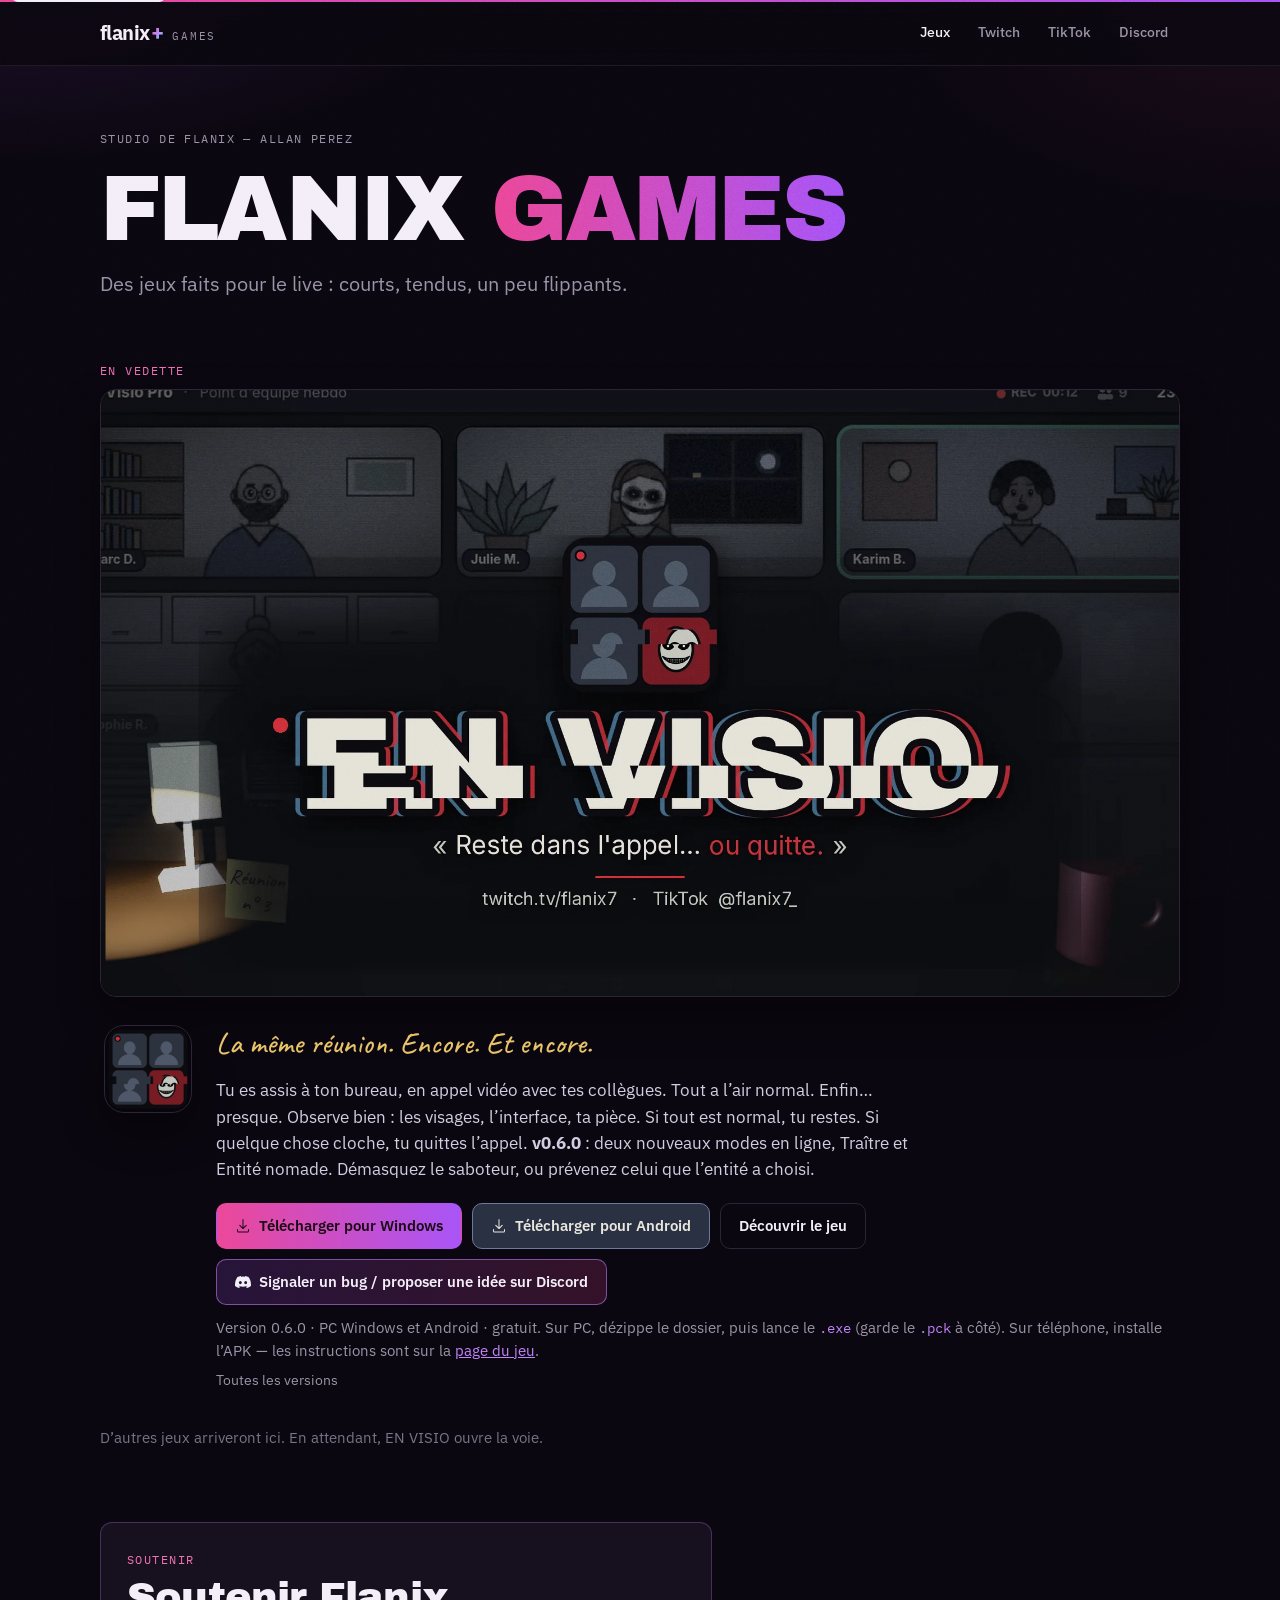
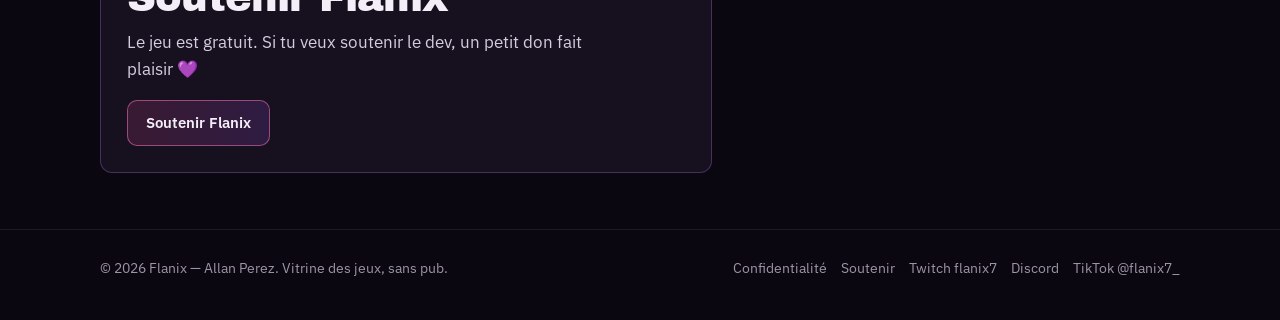
<file: index.html>
<!DOCTYPE html>
<html lang="fr" data-root=".">
<head>
  <meta charset="utf-8">
  <meta name="viewport" content="width=device-width, initial-scale=1">
  <title>Flanix Games — les jeux de Flanix</title>
  <meta name="description" content="Flanix Games, les jeux de Flanix (Allan Perez). EN VISIO : une horreur à anomalies dans une visio de nuit. Disponible sur PC Windows et Android.">
  <meta name="theme-color" content="#0b0710">
  <meta name="color-scheme" content="dark">
  <link rel="canonical" href="https://flanix7.github.io/">
  <meta property="og:title" content="Flanix Games — les jeux de Flanix">
  <meta property="og:description" content="Des jeux faits pour le live — courts, tendus, un peu flippants. Premier jeu : EN VISIO, disponible sur PC Windows et Android.">
  <meta property="og:type" content="website">
  <meta property="og:url" content="https://flanix7.github.io/">
  <meta property="og:image" content="https://flanix7.github.io/assets/img/en-visio/og.jpg">
  <meta property="og:locale" content="fr_FR">
  <meta name="twitter:card" content="summary_large_image">
  <link rel="icon" href="assets/img/ui/favicon.svg" type="image/svg+xml">
  <link rel="icon" href="assets/img/ui/favicon-32.png" sizes="32x32" type="image/png">
  <link rel="apple-touch-icon" href="assets/img/ui/apple-touch-icon.png">
  <link rel="preload" href="assets/fonts/archivo-black.woff2" as="font" type="font/woff2" crossorigin>
  <link rel="preload" href="assets/fonts/ibm-plex-sans.woff2" as="font" type="font/woff2" crossorigin>
  <link rel="preload" href="assets/fonts/caveat.woff2" as="font" type="font/woff2" crossorigin>
  <link rel="stylesheet" href="css/style.css">
</head>
<body>
  <a class="skip" href="#contenu">Aller au contenu</a>
  <header class="site-header">
    <div class="wrap nav">
      <a class="logo" href="index.html" aria-label="Flanix Games, accueil">
        <span class="logo-word">flanix</span><span class="logo-plus" aria-hidden="true">+</span>
        <span class="logo-games">Games</span>
      </a>
      <nav class="menu" aria-label="Navigation">
        <a href="#jeux">Jeux</a>
        <a class="ext" href="https://twitch.tv/flanix7" target="_blank" rel="noopener noreferrer">Twitch</a>
        <a class="ext" href="https://www.tiktok.com/@flanix7_" target="_blank" rel="noopener noreferrer">TikTok</a>
        <a class="ext" href="https://discord.gg/pwP6m9rb8t" target="_blank" rel="noopener noreferrer">Discord</a>
      </nav>
    </div>
  </header>

  <main id="contenu">
    <section class="hero">
      <div class="wrap">
        <p class="hero-kicker">Studio de Flanix — Allan Perez</p>
        <h1>Flanix <span class="games">Games</span></h1>
        <p class="tagline">Des jeux faits pour le live&nbsp;: courts, tendus, un peu flippants.</p>
      </div>
    </section>

    <section class="section featured-section" id="jeux">
      <div class="wrap">
        <p class="kicker">En vedette</p>
        <h2 class="visually-hidden">EN VISIO</h2>

        <article class="featured">
          <a class="featured-banner" href="jeux/en-visio.html">
            <img
              src="assets/img/en-visio/banner-960.webp"
              srcset="assets/img/en-visio/banner-960.webp 960w, assets/img/en-visio/banner.webp 1920w"
              sizes="(max-width: 720px) 100vw, 1080px"
              width="1920"
              height="1080"
              alt="Bannière d’EN VISIO : une visio de nuit, le logo grille glitch, et la phrase Reste dans l’appel… ou quitte.">
          </a>

          <div class="featured-body">
            <img class="featured-icon" src="assets/img/en-visio/icon.png" width="96" height="96" alt="">
            <div class="featured-text">
              <p class="hand featured-hand">La même réunion. Encore. Et encore.</p>
              <p class="featured-pitch">Tu es assis à ton bureau, en appel vidéo avec tes collègues. Tout a l’air normal. Enfin… presque. Observe bien&nbsp;: les visages, l’interface, ta pièce. Si tout est normal, tu restes. Si quelque chose cloche, tu quittes l’appel. <strong>v0.6.0</strong>&nbsp;: deux nouveaux modes en ligne, Traître et Entité nomade. Démasquez le saboteur, ou prévenez celui que l’entité a choisi.</p>
              <div class="hero-actions">
                <a class="btn btn-primary btn-dl" href="https://github.com/Flanix7/en-visio/releases/latest/download/EN_VISIO_Windows.zip" download="EN_VISIO_Windows.zip">
                  <svg width="16" height="16" viewBox="0 0 16 16" aria-hidden="true" fill="currentColor"><path d="M8.5 1.5a.5.5 0 0 0-1 0v7.8L5.15 7.05a.5.5 0 1 0-.7.7l3.2 3.2a.5.5 0 0 0 .7 0l3.2-3.2a.5.5 0 1 0-.7-.7L8.5 9.3V1.5ZM2.5 11a.5.5 0 0 0-.5.5V13a1.5 1.5 0 0 0 1.5 1.5h9A1.5 1.5 0 0 0 14 13v-1.5a.5.5 0 0 0-1 0V13a.5.5 0 0 1-.5.5h-9A.5.5 0 0 1 3 13v-1.5a.5.5 0 0 0-.5-.5Z"/></svg>
                  Télécharger pour Windows
                </a>
                <a class="btn btn-android btn-dl" href="https://github.com/Flanix7/en-visio/releases/latest/download/EN_VISIO_Android.apk" download="EN_VISIO_Android.apk">
                  <svg width="16" height="16" viewBox="0 0 16 16" aria-hidden="true" fill="currentColor"><path d="M8.5 1.5a.5.5 0 0 0-1 0v7.8L5.15 7.05a.5.5 0 1 0-.7.7l3.2 3.2a.5.5 0 0 0 .7 0l3.2-3.2a.5.5 0 1 0-.7-.7L8.5 9.3V1.5ZM2.5 11a.5.5 0 0 0-.5.5V13a1.5 1.5 0 0 0 1.5 1.5h9A1.5 1.5 0 0 0 14 13v-1.5a.5.5 0 0 0-1 0V13a.5.5 0 0 1-.5.5h-9A.5.5 0 0 1 3 13v-1.5a.5.5 0 0 0-.5-.5Z"/></svg>
                  Télécharger pour Android
                </a>
                <a class="btn btn-ghost" href="jeux/en-visio.html">Découvrir le jeu</a>
                <a class="btn btn-discord" href="https://discord.gg/pwP6m9rb8t" target="_blank" rel="noopener noreferrer">
                  <svg width="16" height="16" viewBox="0 0 24 24" aria-hidden="true" fill="currentColor"><path d="M20.317 4.37a19.791 19.791 0 0 0-4.885-1.515.074.074 0 0 0-.079.037c-.21.375-.444.864-.608 1.25a18.27 18.27 0 0 0-5.487 0 12.64 12.64 0 0 0-.617-1.25.077.077 0 0 0-.079-.037A19.736 19.736 0 0 0 3.677 4.37a.07.07 0 0 0-.032.027C.533 9.046-.32 13.58.099 18.057a.082.082 0 0 0 .031.057 19.9 19.9 0 0 0 5.993 3.03.078.078 0 0 0 .084-.028 14.09 14.09 0 0 0 1.226-1.994.076.076 0 0 0-.041-.106 13.107 13.107 0 0 1-1.872-.892.077.077 0 0 1-.008-.128 10.2 10.2 0 0 0 .372-.292.074.074 0 0 1 .077-.01c3.928 1.793 8.18 1.793 12.062 0a.074.074 0 0 1 .078.01c.12.098.246.198.373.292a.077.077 0 0 1-.006.127 12.299 12.299 0 0 1-1.873.892.077.077 0 0 0-.041.107c.36.698.772 1.362 1.225 1.993a.076.076 0 0 0 .084.028 19.839 19.839 0 0 0 6.002-3.03.077.077 0 0 0 .032-.054c.5-5.177-.838-9.674-3.549-13.66a.061.061 0 0 0-.031-.03zM8.02 15.33c-1.183 0-2.157-1.085-2.157-2.419 0-1.333.956-2.419 2.157-2.419 1.21 0 2.176 1.095 2.157 2.42 0 1.333-.956 2.418-2.157 2.418zm7.975 0c-1.183 0-2.157-1.085-2.157-2.419 0-1.333.955-2.419 2.157-2.419 1.21 0 2.176 1.095 2.157 2.42 0 1.333-.946 2.418-2.157 2.418z"/></svg>
                  Signaler un bug / proposer une idée sur Discord
                </a>
              </div>
              <p class="dl-note">Version 0.6.0 · PC Windows et Android · gratuit. Sur PC, dézippe le dossier, puis lance le <span class="mono-key">.exe</span> (garde le <span class="mono-key">.pck</span> à côté). Sur téléphone, installe l’APK — les instructions sont sur la <a href="jeux/en-visio.html#telecharger">page du jeu</a>.</p>
              <p class="dl-more"><a href="https://github.com/Flanix7/en-visio/releases" target="_blank" rel="noopener noreferrer">Toutes les versions</a></p>
            </div>
          </div>
        </article>

        <p class="coming-note">D’autres jeux arriveront ici. En attendant, EN VISIO ouvre la voie.</p>
      </div>
    </section>

    <section class="section support-section" id="soutenir">
      <div class="wrap">
        <div class="support-box">
          <p class="kicker">Soutenir</p>
          <h2>Soutenir Flanix</h2>
          <p class="support-text">Le jeu est gratuit. Si tu veux soutenir le dev, un petit don fait plaisir&nbsp;💜</p>
          <a class="btn btn-support" href="https://revolut.me/allanperez79" target="_blank" rel="noopener noreferrer">
            Soutenir Flanix
          </a>
        </div>
      </div>
    </section>
  </main>

  <footer class="site-footer">
    <div class="wrap footer-inner">
      <p>© 2026 Flanix — Allan Perez. Vitrine des jeux, sans pub.</p>
      <nav class="footer-links" aria-label="Réseaux">
        <a href="confidentialite.html">Confidentialité</a>
        <a href="#soutenir">Soutenir</a>
        <a href="https://twitch.tv/flanix7" target="_blank" rel="noopener noreferrer">Twitch flanix7</a>
        <a href="https://discord.gg/pwP6m9rb8t" target="_blank" rel="noopener noreferrer">Discord</a>
        <a href="https://www.tiktok.com/@flanix7_" target="_blank" rel="noopener noreferrer">TikTok @flanix7_</a>
      </nav>
    </div>
  </footer>
  <script src="js/main.js" defer></script>
  <script data-goatcounter="https://flanix7.goatcounter.com/count" async src="//gc.zgo.at/count.js"></script>
</body>
</html>
</file>
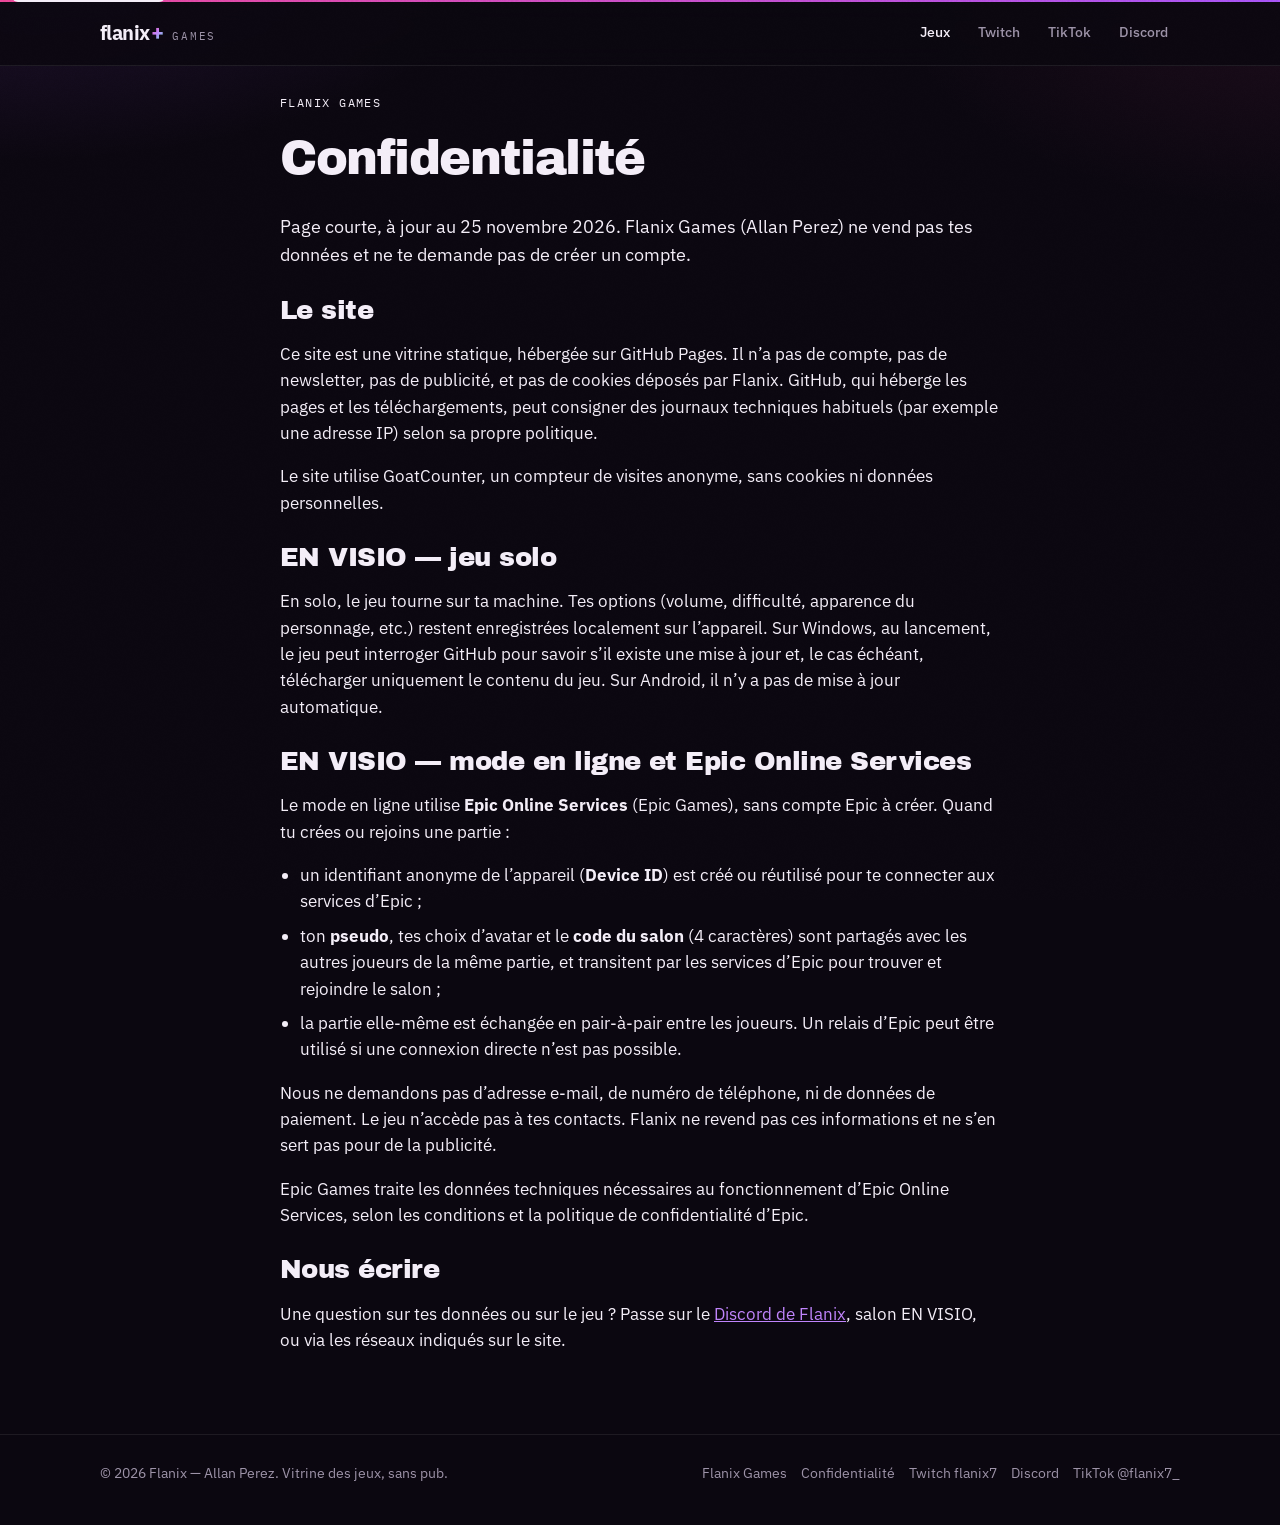
<file: confidentialite.html>
<!DOCTYPE html>
<html lang="fr" data-root=".">
<head>
  <meta charset="utf-8">
  <meta name="viewport" content="width=device-width, initial-scale=1">
  <title>Confidentialité — Flanix Games</title>
  <meta name="description" content="Politique de confidentialité de Flanix Games et d’EN VISIO, y compris l’usage d’Epic Online Services.">
  <meta name="theme-color" content="#0b0710">
  <meta name="color-scheme" content="dark">
  <link rel="canonical" href="https://flanix7.github.io/confidentialite.html">
  <meta property="og:title" content="Confidentialité — Flanix Games">
  <meta property="og:description" content="Ce que le site et EN VISIO collectent, et ce qu’ils ne collectent pas.">
  <meta property="og:type" content="website">
  <meta property="og:url" content="https://flanix7.github.io/confidentialite.html">
  <meta property="og:locale" content="fr_FR">
  <link rel="icon" href="assets/img/ui/favicon.svg" type="image/svg+xml">
  <link rel="icon" href="assets/img/ui/favicon-32.png" sizes="32x32" type="image/png">
  <link rel="apple-touch-icon" href="assets/img/ui/apple-touch-icon.png">
  <link rel="stylesheet" href="css/style.css">
</head>
<body>
  <a class="skip" href="#contenu">Aller au contenu</a>
  <header class="site-header">
    <div class="wrap nav">
      <a class="logo" href="index.html" aria-label="Flanix Games, accueil">
        <span class="logo-word">flanix</span><span class="logo-plus" aria-hidden="true">+</span>
        <span class="logo-games">Games</span>
      </a>
      <nav class="menu" aria-label="Navigation">
        <a href="index.html#jeux">Jeux</a>
        <a class="ext" href="https://twitch.tv/flanix7" target="_blank" rel="noopener noreferrer">Twitch</a>
        <a class="ext" href="https://www.tiktok.com/@flanix7_" target="_blank" rel="noopener noreferrer">TikTok</a>
        <a class="ext" href="https://discord.gg/pwP6m9rb8t" target="_blank" rel="noopener noreferrer">Discord</a>
      </nav>
    </div>
  </header>

  <main id="contenu">
    <article class="section legal">
      <div class="wrap legal-wrap">
        <p class="kicker">Flanix Games</p>
        <h1>Confidentialité</h1>
        <p class="legal-lead">Page courte, à jour au 25 novembre 2026. Flanix Games (Allan Perez) ne vend pas tes données et ne te demande pas de créer un compte.</p>

        <h2>Le site</h2>
        <p>Ce site est une vitrine statique, hébergée sur GitHub Pages. Il n’a pas de compte, pas de newsletter, pas de publicité, et pas de cookies déposés par Flanix. GitHub, qui héberge les pages et les téléchargements, peut consigner des journaux techniques habituels (par exemple une adresse IP) selon sa propre politique.</p>

        <p>Le site utilise GoatCounter, un compteur de visites anonyme, sans cookies ni données personnelles.</p>

        <h2>EN VISIO — jeu solo</h2>
        <p>En solo, le jeu tourne sur ta machine. Tes options (volume, difficulté, apparence du personnage, etc.) restent enregistrées localement sur l’appareil. Sur Windows, au lancement, le jeu peut interroger GitHub pour savoir s’il existe une mise à jour et, le cas échéant, télécharger uniquement le contenu du jeu. Sur Android, il n’y a pas de mise à jour automatique.</p>

        <h2>EN VISIO — mode en ligne et Epic Online Services</h2>
        <p>Le mode en ligne utilise <strong>Epic Online Services</strong> (Epic Games), sans compte Epic à créer. Quand tu crées ou rejoins une partie&nbsp;:</p>
        <ul>
          <li>un identifiant anonyme de l’appareil (<strong>Device ID</strong>) est créé ou réutilisé pour te connecter aux services d’Epic&nbsp;;</li>
          <li>ton <strong>pseudo</strong>, tes choix d’avatar et le <strong>code du salon</strong> (4 caractères) sont partagés avec les autres joueurs de la même partie, et transitent par les services d’Epic pour trouver et rejoindre le salon&nbsp;;</li>
          <li>la partie elle-même est échangée en pair-à-pair entre les joueurs. Un relais d’Epic peut être utilisé si une connexion directe n’est pas possible.</li>
        </ul>
        <p>Nous ne demandons pas d’adresse e-mail, de numéro de téléphone, ni de données de paiement. Le jeu n’accède pas à tes contacts. Flanix ne revend pas ces informations et ne s’en sert pas pour de la publicité.</p>
        <p>Epic Games traite les données techniques nécessaires au fonctionnement d’Epic Online Services, selon les conditions et la politique de confidentialité d’Epic.</p>

        <h2>Nous écrire</h2>
        <p>Une question sur tes données ou sur le jeu&nbsp;? Passe sur le <a href="https://discord.gg/pwP6m9rb8t" target="_blank" rel="noopener noreferrer">Discord de Flanix</a>, salon EN VISIO, ou via les réseaux indiqués sur le site.</p>
      </div>
    </article>
  </main>

  <footer class="site-footer">
    <div class="wrap footer-inner">
      <p>© 2026 Flanix — Allan Perez. Vitrine des jeux, sans pub.</p>
      <nav class="footer-links" aria-label="Réseaux">
        <a href="index.html">Flanix Games</a>
        <a href="confidentialite.html">Confidentialité</a>
        <a href="https://twitch.tv/flanix7" target="_blank" rel="noopener noreferrer">Twitch flanix7</a>
        <a href="https://discord.gg/pwP6m9rb8t" target="_blank" rel="noopener noreferrer">Discord</a>
        <a href="https://www.tiktok.com/@flanix7_" target="_blank" rel="noopener noreferrer">TikTok @flanix7_</a>
      </nav>
    </div>
  </footer>
  <script data-goatcounter="https://flanix7.goatcounter.com/count" async src="//gc.zgo.at/count.js"></script>
</body>
</html>
</file>
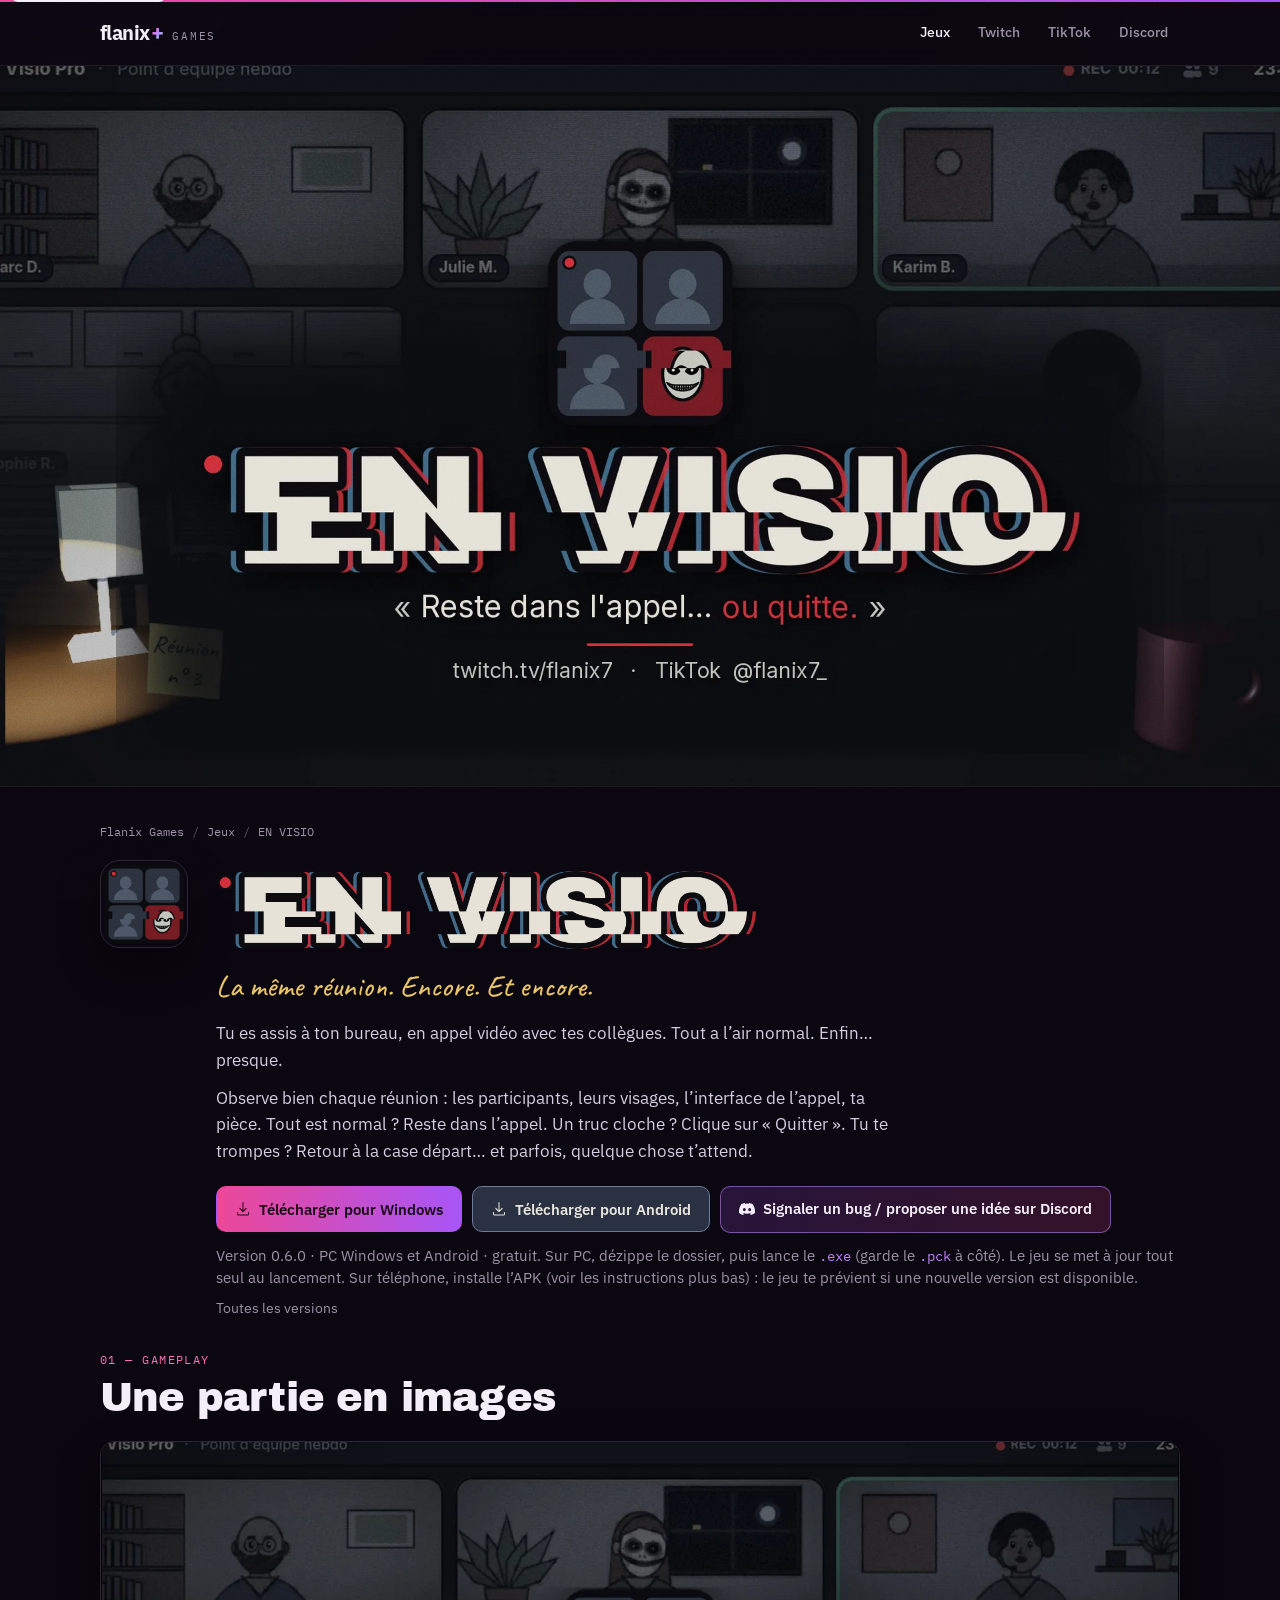
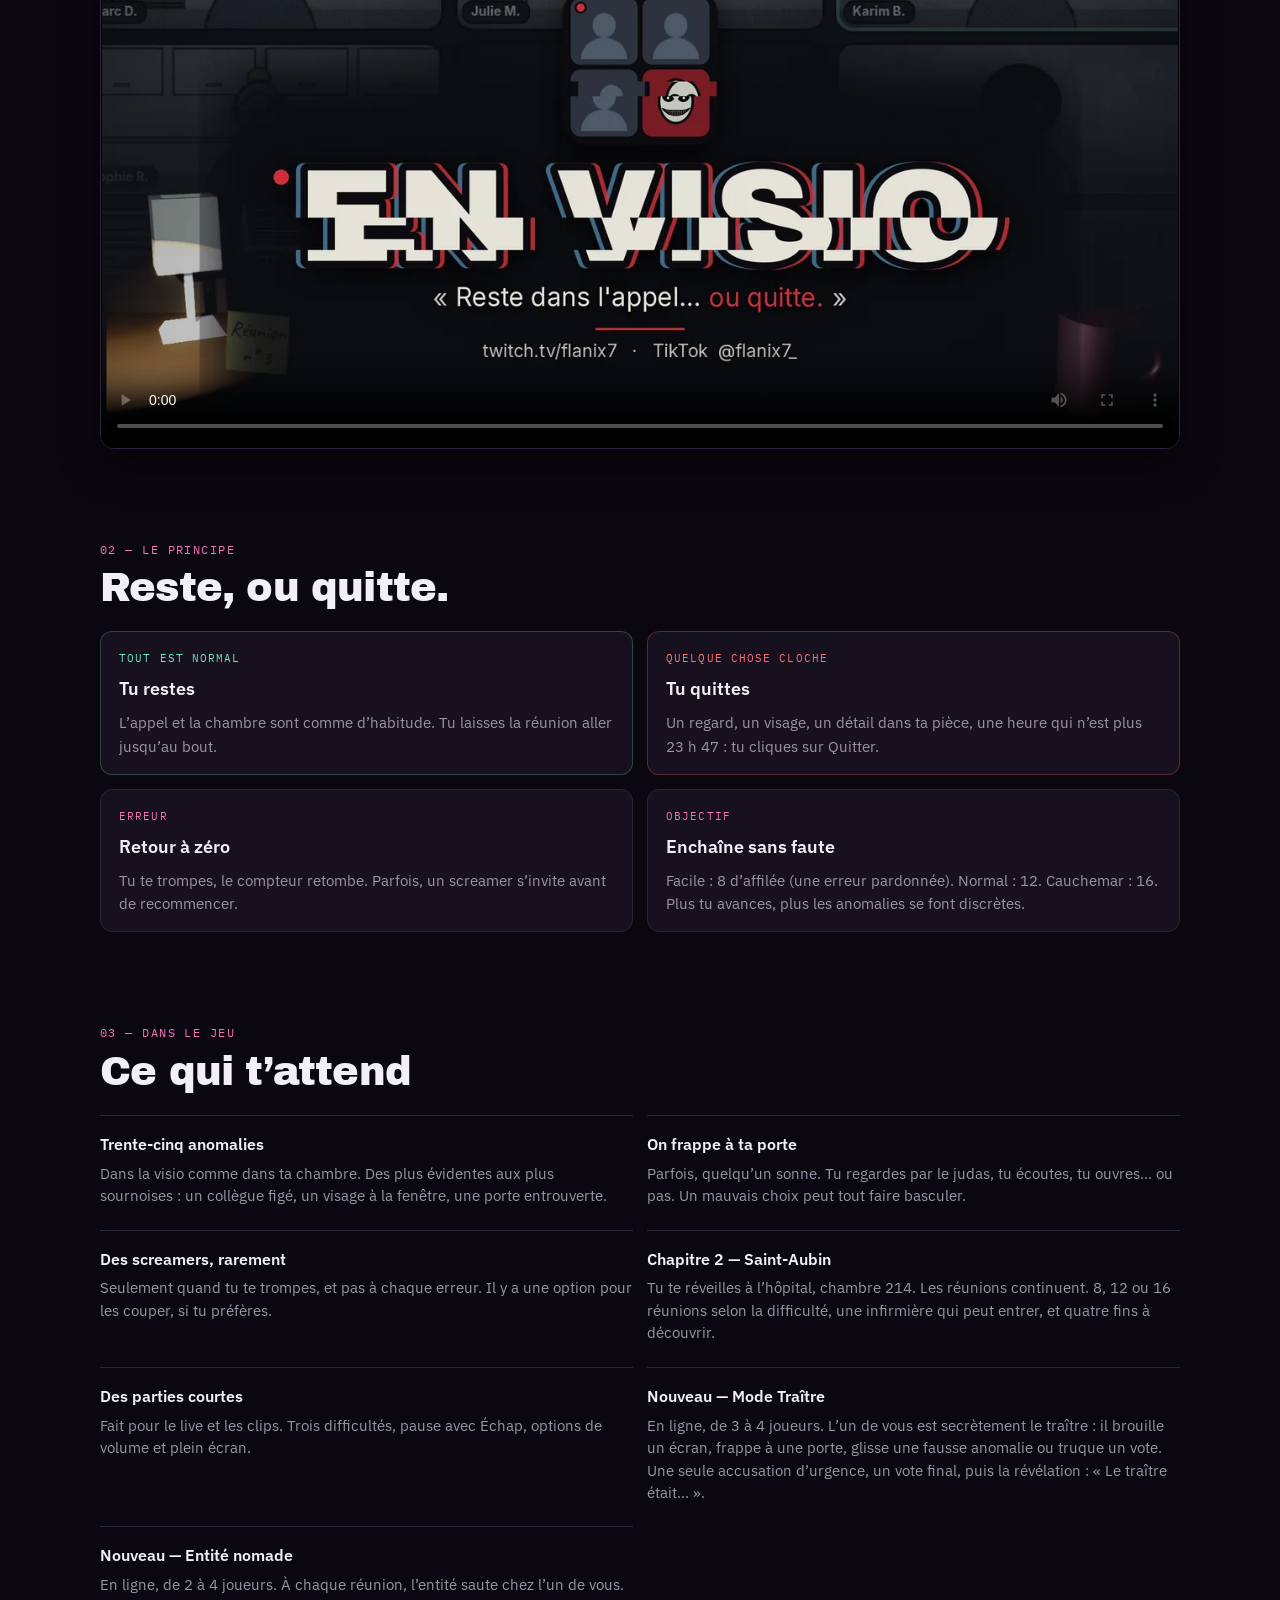
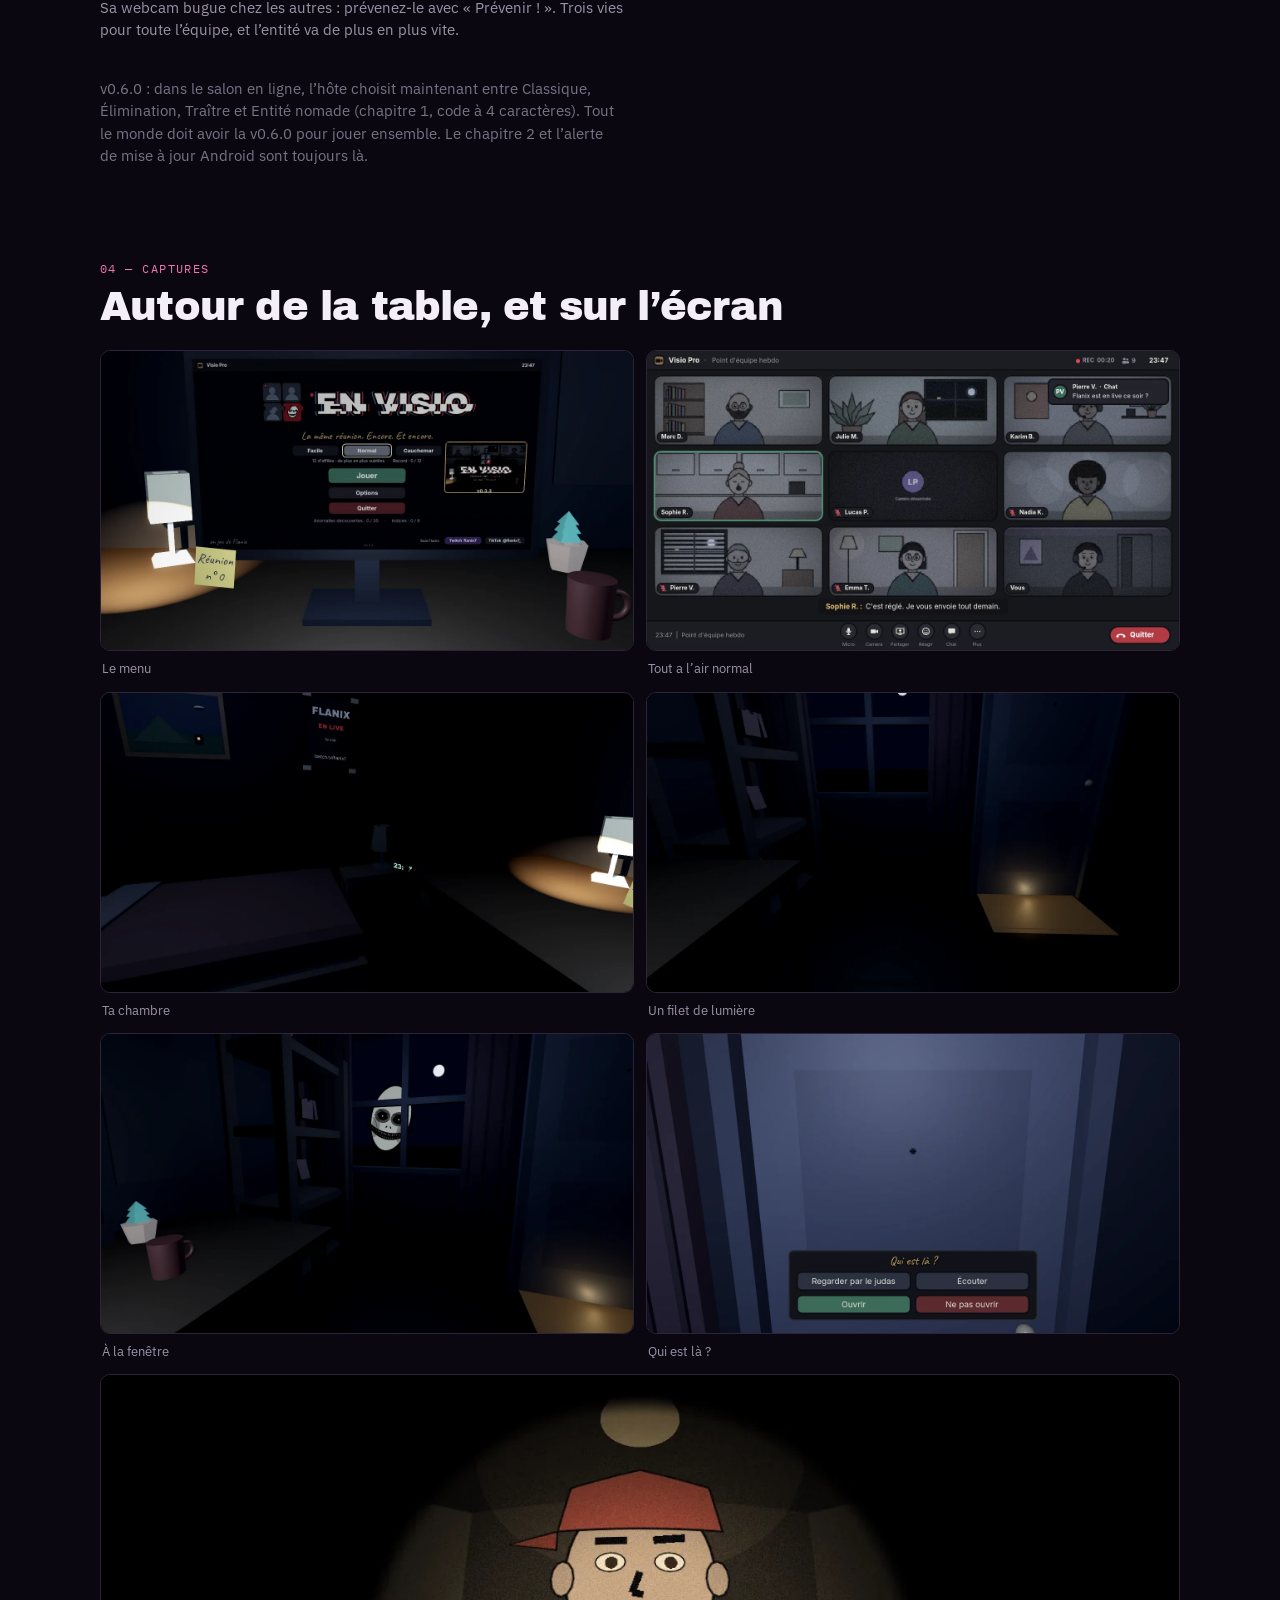
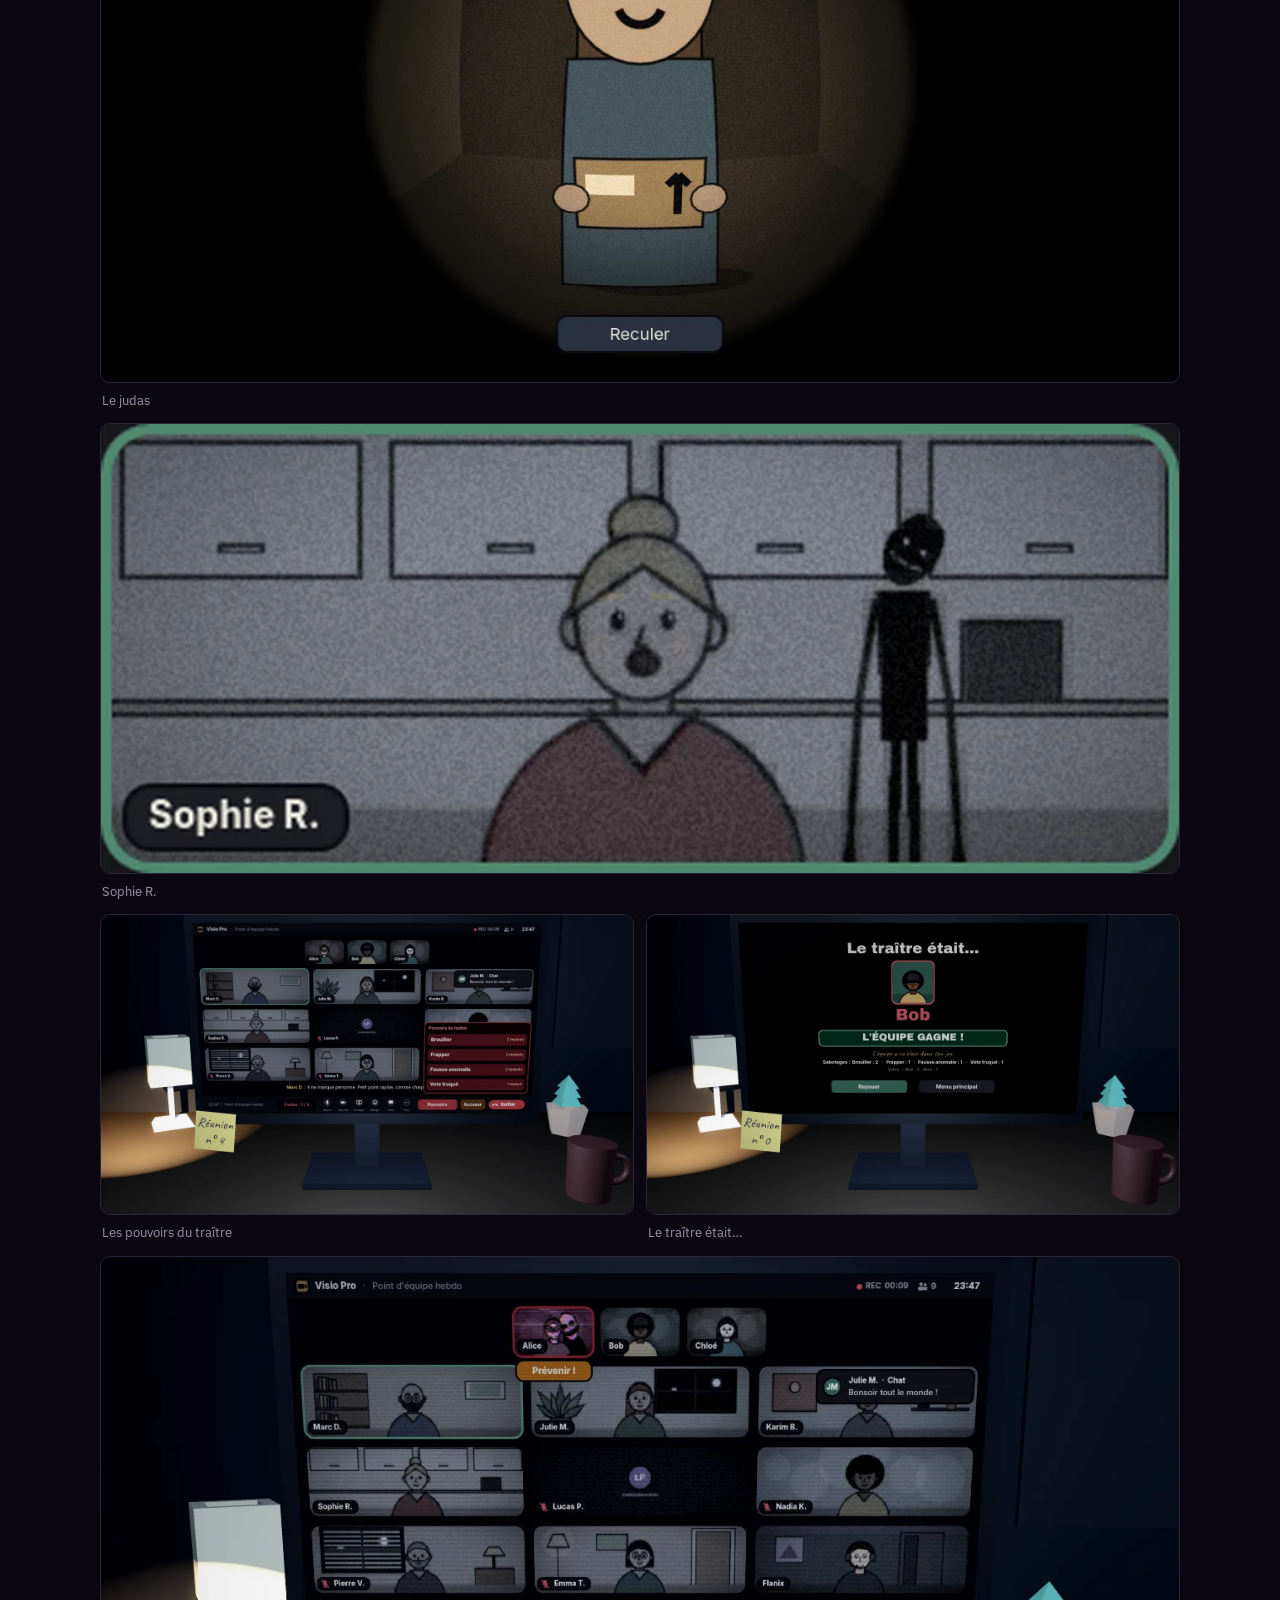
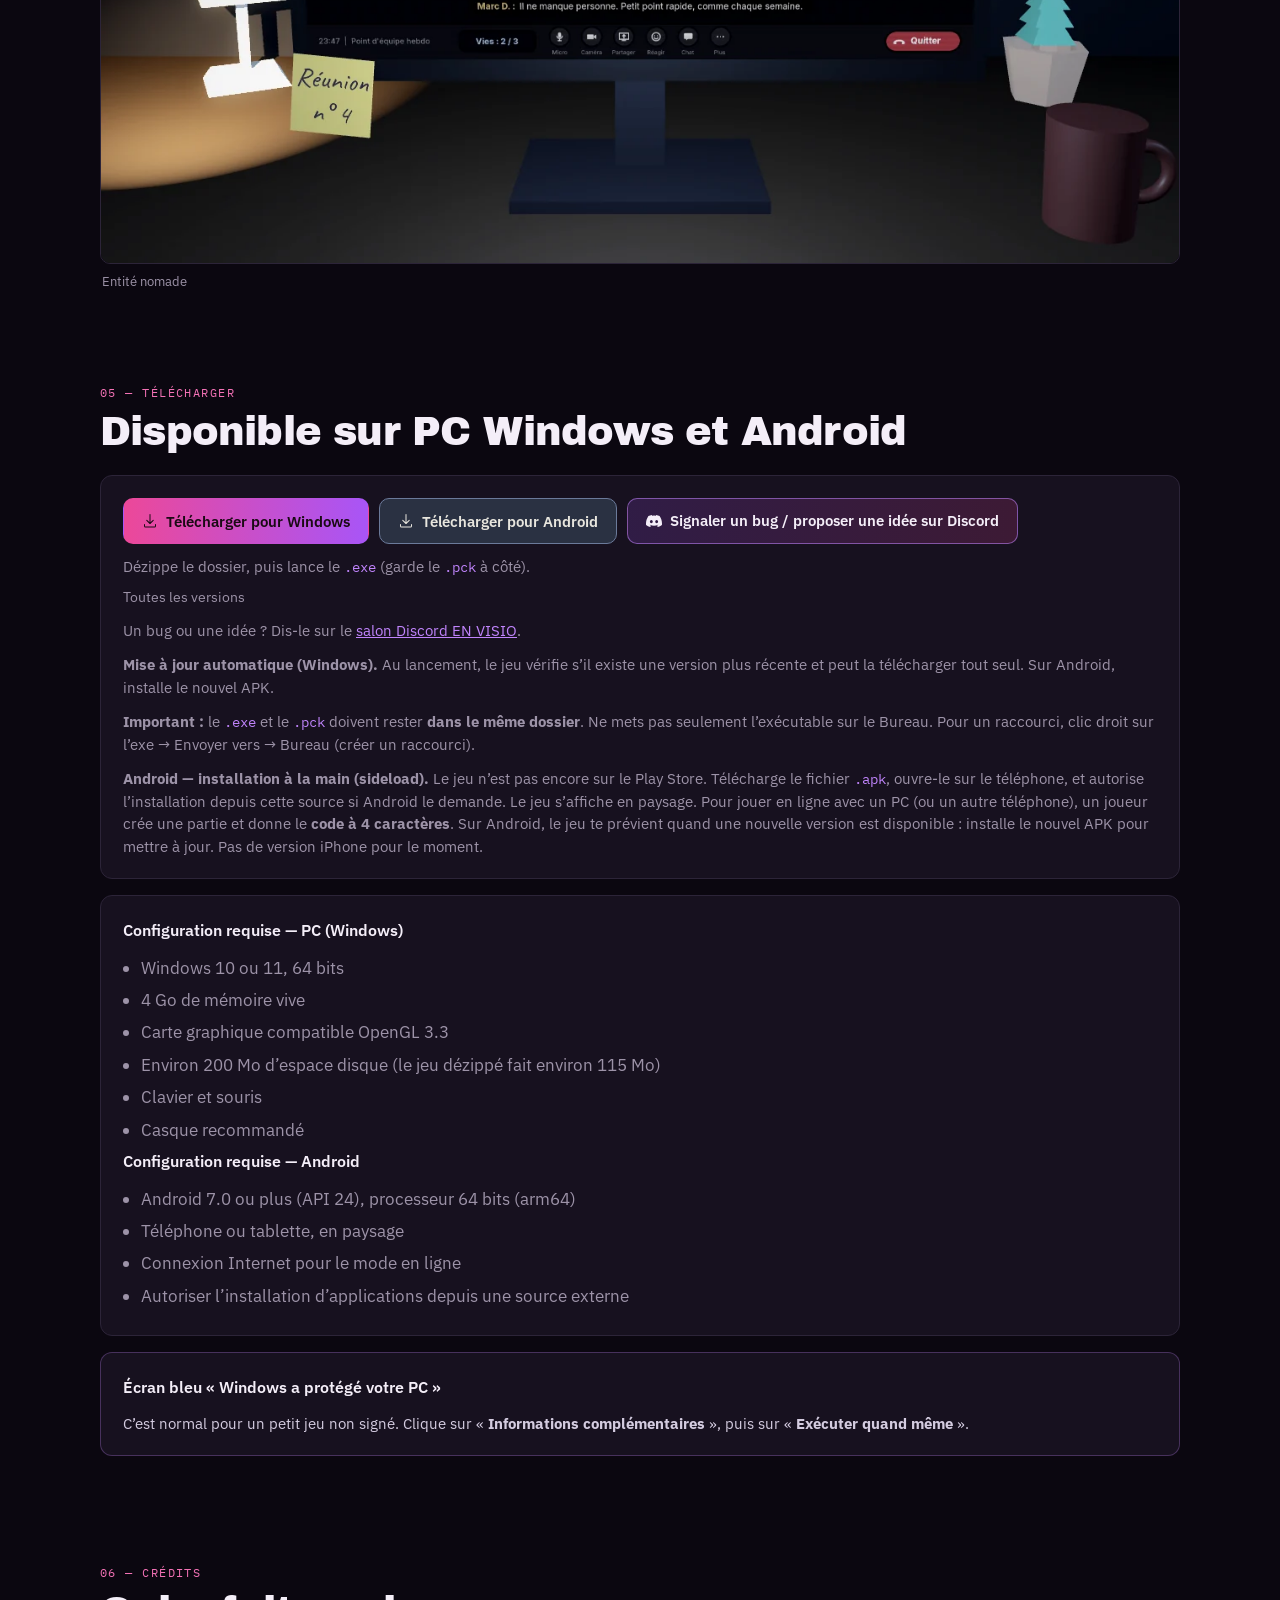
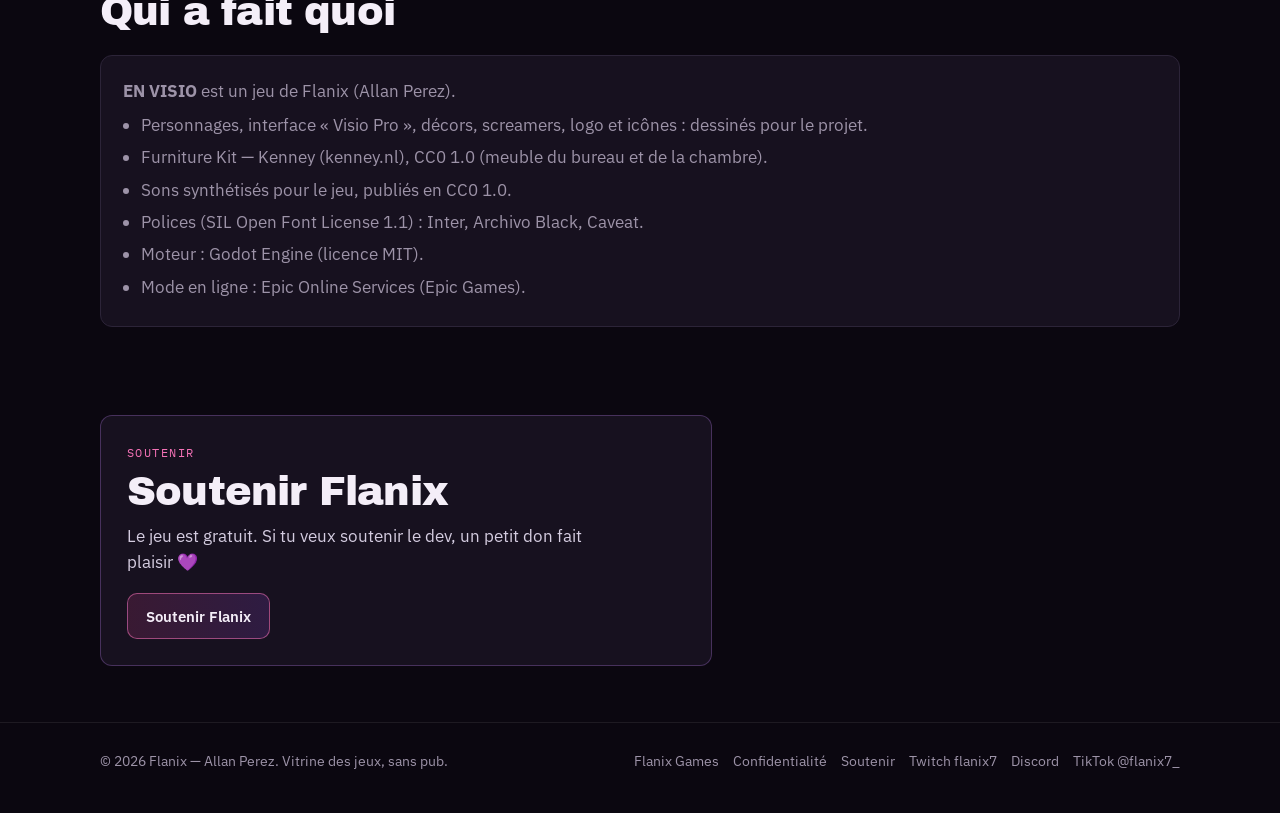
<file: jeux/en-visio.html>
<!DOCTYPE html>
<html lang="fr" data-root="..">
<head>
  <meta charset="utf-8">
  <meta name="viewport" content="width=device-width, initial-scale=1">
  <title>EN VISIO — Flanix Games</title>
  <meta name="description" content="EN VISIO v0.6.0, un jeu d’horreur à anomalies de Flanix. Deux chapitres et deux nouveaux modes en ligne : Traître et Entité nomade. Disponible sur PC Windows et Android.">
  <meta name="theme-color" content="#0b0710">
  <meta name="color-scheme" content="dark">
  <link rel="canonical" href="https://flanix7.github.io/jeux/en-visio.html">
  <meta property="og:title" content="EN VISIO — Flanix Games">
  <meta property="og:description" content="Tu es assis à ton bureau, en appel vidéo avec tes collègues. Tout a l’air normal. Enfin… presque. Un jeu d’horreur à anomalies, par Flanix.">
  <meta property="og:type" content="website">
  <meta property="og:url" content="https://flanix7.github.io/jeux/en-visio.html">
  <meta property="og:image" content="https://flanix7.github.io/assets/img/en-visio/og.jpg">
  <meta property="og:locale" content="fr_FR">
  <meta name="twitter:card" content="summary_large_image">
  <link rel="icon" href="../assets/img/en-visio/icon-32.png" sizes="32x32" type="image/png">
  <link rel="icon" href="../assets/img/ui/favicon.svg" type="image/svg+xml">
  <link rel="apple-touch-icon" href="../assets/img/en-visio/icon-180.png">
  <link rel="preload" href="../assets/fonts/archivo-black.woff2" as="font" type="font/woff2" crossorigin>
  <link rel="preload" href="../assets/fonts/ibm-plex-sans.woff2" as="font" type="font/woff2" crossorigin>
  <link rel="preload" href="../assets/fonts/caveat.woff2" as="font" type="font/woff2" crossorigin>
  <link rel="stylesheet" href="../css/style.css">
</head>
<body>
  <a class="skip" href="#contenu">Aller au contenu</a>
  <header class="site-header">
    <div class="wrap nav">
      <a class="logo" href="../index.html" aria-label="Flanix Games, accueil">
        <span class="logo-word">flanix</span><span class="logo-plus" aria-hidden="true">+</span>
        <span class="logo-games">Games</span>
      </a>
      <nav class="menu" aria-label="Navigation">
        <a href="../index.html#jeux">Jeux</a>
        <a class="ext" href="https://twitch.tv/flanix7" target="_blank" rel="noopener noreferrer">Twitch</a>
        <a class="ext" href="https://www.tiktok.com/@flanix7_" target="_blank" rel="noopener noreferrer">TikTok</a>
        <a class="ext" href="https://discord.gg/pwP6m9rb8t" target="_blank" rel="noopener noreferrer">Discord</a>
      </nav>
    </div>
  </header>

  <main id="contenu">
    <div class="banner-bleed">
      <img
        src="../assets/img/en-visio/banner-960.webp"
        srcset="../assets/img/en-visio/banner-960.webp 960w, ../assets/img/en-visio/banner.webp 1920w"
        sizes="100vw"
        width="1920"
        height="1080"
        alt="Bannière d’EN VISIO : une visio de nuit, le logo grille glitch, et la phrase Reste dans l’appel… ou quitte.">
    </div>

    <header class="game-hero wrap">
      <p class="crumb"><a href="../index.html">Flanix Games</a><span>/</span><a href="../index.html#jeux">Jeux</a><span>/</span>EN VISIO</p>
      <div class="game-hero-main">
        <div class="game-hero-icon">
          <img src="../assets/img/en-visio/icon.png" width="256" height="256" alt="Icône d’EN VISIO : une grille de visio, une case rouge avec un visage qui sourit trop.">
        </div>
        <div class="game-hero-text">
          <h1>
            <img class="wordmark" src="../assets/img/en-visio/envisio_logo_sombre.png" width="958" height="179" alt="EN VISIO">
          </h1>
          <p class="hand">La même réunion. Encore. Et encore.</p>
          <div class="pitch">
            <p>Tu es assis à ton bureau, en appel vidéo avec tes collègues. Tout a l’air normal. Enfin… presque.</p>
            <p>Observe bien chaque réunion&nbsp;: les participants, leurs visages, l’interface de l’appel, ta pièce. Tout est normal&nbsp;? Reste dans l’appel. Un truc cloche&nbsp;? Clique sur «&nbsp;Quitter&nbsp;». Tu te trompes&nbsp;? Retour à la case départ… et parfois, quelque chose t’attend.</p>
          </div>
          <div class="dl-row" id="telecharger-top">
            <a class="btn btn-primary btn-dl" href="https://github.com/Flanix7/en-visio/releases/latest/download/EN_VISIO_Windows.zip" download="EN_VISIO_Windows.zip">
              <svg width="16" height="16" viewBox="0 0 16 16" aria-hidden="true" fill="currentColor"><path d="M8.5 1.5a.5.5 0 0 0-1 0v7.8L5.15 7.05a.5.5 0 1 0-.7.7l3.2 3.2a.5.5 0 0 0 .7 0l3.2-3.2a.5.5 0 1 0-.7-.7L8.5 9.3V1.5ZM2.5 11a.5.5 0 0 0-.5.5V13a1.5 1.5 0 0 0 1.5 1.5h9A1.5 1.5 0 0 0 14 13v-1.5a.5.5 0 0 0-1 0V13a.5.5 0 0 1-.5.5h-9A.5.5 0 0 1 3 13v-1.5a.5.5 0 0 0-.5-.5Z"/></svg>
              Télécharger pour Windows
            </a>
            <a class="btn btn-android btn-dl" href="https://github.com/Flanix7/en-visio/releases/latest/download/EN_VISIO_Android.apk" download="EN_VISIO_Android.apk">
              <svg width="16" height="16" viewBox="0 0 16 16" aria-hidden="true" fill="currentColor"><path d="M8.5 1.5a.5.5 0 0 0-1 0v7.8L5.15 7.05a.5.5 0 1 0-.7.7l3.2 3.2a.5.5 0 0 0 .7 0l3.2-3.2a.5.5 0 1 0-.7-.7L8.5 9.3V1.5ZM2.5 11a.5.5 0 0 0-.5.5V13a1.5 1.5 0 0 0 1.5 1.5h9A1.5 1.5 0 0 0 14 13v-1.5a.5.5 0 0 0-1 0V13a.5.5 0 0 1-.5.5h-9A.5.5 0 0 1 3 13v-1.5a.5.5 0 0 0-.5-.5Z"/></svg>
              Télécharger pour Android
            </a>

                <a class="btn btn-discord" href="https://discord.gg/pwP6m9rb8t" target="_blank" rel="noopener noreferrer">
                  <svg width="16" height="16" viewBox="0 0 24 24" aria-hidden="true" fill="currentColor"><path d="M20.317 4.37a19.791 19.791 0 0 0-4.885-1.515.074.074 0 0 0-.079.037c-.21.375-.444.864-.608 1.25a18.27 18.27 0 0 0-5.487 0 12.64 12.64 0 0 0-.617-1.25.077.077 0 0 0-.079-.037A19.736 19.736 0 0 0 3.677 4.37a.07.07 0 0 0-.032.027C.533 9.046-.32 13.58.099 18.057a.082.082 0 0 0 .031.057 19.9 19.9 0 0 0 5.993 3.03.078.078 0 0 0 .084-.028 14.09 14.09 0 0 0 1.226-1.994.076.076 0 0 0-.041-.106 13.107 13.107 0 0 1-1.872-.892.077.077 0 0 1-.008-.128 10.2 10.2 0 0 0 .372-.292.074.074 0 0 1 .077-.01c3.928 1.793 8.18 1.793 12.062 0a.074.074 0 0 1 .078.01c.12.098.246.198.373.292a.077.077 0 0 1-.006.127 12.299 12.299 0 0 1-1.873.892.077.077 0 0 0-.041.107c.36.698.772 1.362 1.225 1.993a.076.076 0 0 0 .084.028 19.839 19.839 0 0 0 6.002-3.03.077.077 0 0 0 .032-.054c.5-5.177-.838-9.674-3.549-13.66a.061.061 0 0 0-.031-.03zM8.02 15.33c-1.183 0-2.157-1.085-2.157-2.419 0-1.333.956-2.419 2.157-2.419 1.21 0 2.176 1.095 2.157 2.42 0 1.333-.956 2.418-2.157 2.418zm7.975 0c-1.183 0-2.157-1.085-2.157-2.419 0-1.333.955-2.419 2.157-2.419 1.21 0 2.176 1.095 2.157 2.42 0 1.333-.946 2.418-2.157 2.418z"/></svg>
                  Signaler un bug / proposer une idée sur Discord
                </a>
          </div>
          <p class="dl-note">Version 0.6.0 · PC Windows et Android · gratuit. Sur PC, dézippe le dossier, puis lance le <span class="mono-key">.exe</span> (garde le <span class="mono-key">.pck</span> à côté). Le jeu se met à jour tout seul au lancement. Sur téléphone, installe l’APK (voir les instructions plus bas) : le jeu te prévient si une nouvelle version est disponible.</p>
          <p class="dl-more"><a href="https://github.com/Flanix7/en-visio/releases" target="_blank" rel="noopener noreferrer">Toutes les versions</a></p>
        </div>
      </div>
    </header>

    <section class="section video-block">
      <div class="wrap">
        <p class="kicker">01 — Gameplay</p>
        <h2>Une partie en images</h2>
        <div class="video-frame">
          <video
            controls
            playsinline
            preload="metadata"
            poster="../assets/img/en-visio/poster.webp"
            width="1280"
            height="720">
            <source src="../assets/video/EN_VISIO_gameplay.mp4" type="video/mp4">
            Ta vidéo ne peut pas être lue dans ce navigateur. Tu peux quand même <a href="https://github.com/Flanix7/en-visio/releases/latest/download/EN_VISIO_Windows.zip">télécharger le jeu pour Windows</a>.
          </video>
        </div>
      </div>
    </section>

    <section class="section">
      <div class="wrap">
        <p class="kicker">02 — Le principe</p>
        <h2>Reste, ou quitte.</h2>
        <div class="rules">
          <article class="rule stay">
            <p class="n">Tout est normal</p>
            <h3>Tu restes</h3>
            <p>L’appel et la chambre sont comme d’habitude. Tu laisses la réunion aller jusqu’au bout.</p>
          </article>
          <article class="rule leave">
            <p class="n">Quelque chose cloche</p>
            <h3>Tu quittes</h3>
            <p>Un regard, un visage, un détail dans ta pièce, une heure qui n’est plus 23&nbsp;h&nbsp;47&nbsp;: tu cliques sur Quitter.</p>
          </article>
          <article class="rule">
            <p class="n">Erreur</p>
            <h3>Retour à zéro</h3>
            <p>Tu te trompes, le compteur retombe. Parfois, un screamer s’invite avant de recommencer.</p>
          </article>
          <article class="rule">
            <p class="n">Objectif</p>
            <h3>Enchaîne sans faute</h3>
            <p>Facile&nbsp;: 8 d’affilée (une erreur pardonnée). Normal&nbsp;: 12. Cauchemar&nbsp;: 16. Plus tu avances, plus les anomalies se font discrètes.</p>
          </article>
        </div>
      </div>
    </section>

    <section class="section">
      <div class="wrap">
        <p class="kicker">03 — Dans le jeu</p>
        <h2>Ce qui t’attend</h2>
        <div class="features">
          <article class="feature">
            <h3>Trente-cinq anomalies</h3>
            <p>Dans la visio comme dans ta chambre. Des plus évidentes aux plus sournoises&nbsp;: un collègue figé, un visage à la fenêtre, une porte entrouverte.</p>
          </article>
          <article class="feature">
            <h3>On frappe à ta porte</h3>
            <p>Parfois, quelqu’un sonne. Tu regardes par le judas, tu écoutes, tu ouvres… ou pas. Un mauvais choix peut tout faire basculer.</p>
          </article>
          <article class="feature">
            <h3>Des screamers, rarement</h3>
            <p>Seulement quand tu te trompes, et pas à chaque erreur. Il y a une option pour les couper, si tu préfères.</p>
          </article>
          <article class="feature">
            <h3>Chapitre 2 — Saint-Aubin</h3>
            <p>Tu te réveilles à l’hôpital, chambre 214. Les réunions continuent. 8, 12 ou 16 réunions selon la difficulté, une infirmière qui peut entrer, et quatre fins à découvrir.</p>
          </article>
          <article class="feature">
            <h3>Des parties courtes</h3>
            <p>Fait pour le live et les clips. Trois difficultés, pause avec Échap, options de volume et plein écran.</p>
          </article>
          <article class="feature">
            <h3>Nouveau — Mode Traître</h3>
            <p>En ligne, de 3 à 4 joueurs. L’un de vous est secrètement le traître&nbsp;: il brouille un écran, frappe à une porte, glisse une fausse anomalie ou truque un vote. Une seule accusation d’urgence, un vote final, puis la révélation&nbsp;: «&nbsp;Le traître était…&nbsp;».</p>
          </article>
          <article class="feature">
            <h3>Nouveau — Entité nomade</h3>
            <p>En ligne, de 2 à 4 joueurs. À chaque réunion, l’entité saute chez l’un de vous. Sa webcam bugue chez les autres&nbsp;: prévenez-le avec «&nbsp;Prévenir&nbsp;!&nbsp;». Trois vies pour toute l’équipe, et l’entité va de plus en plus vite.</p>
          </article>
        </div>
        <p class="coming-note">v0.6.0&nbsp;: dans le salon en ligne, l’hôte choisit maintenant entre Classique, Élimination, Traître et Entité nomade (chapitre 1, code à 4 caractères). Tout le monde doit avoir la v0.6.0 pour jouer ensemble. Le chapitre 2 et l’alerte de mise à jour Android sont toujours là.</p>
      </div>
    </section>

    <section class="section">
      <div class="wrap">
        <p class="kicker">04 — Captures</p>
        <h2>Autour de la table, et sur l’écran</h2>
        <div class="shots">
          <figure>
            <a href="../assets/img/en-visio/01_menu.webp" data-lightbox data-caption="Le menu, avec le logo EN VISIO et la bannière de la v0.3.3.">
              <img src="../assets/img/en-visio/01_menu.webp" width="1280" height="720" alt="Menu principal d’EN VISIO, affiché sur l’écran du bureau, avec le logo grille glitch et la bannière du jeu">
            </a>
            <figcaption>Le menu</figcaption>
          </figure>
          <figure>
            <a href="../assets/img/en-visio/02_appel.webp" data-lightbox data-caption="La réunion a l’air normale. Pour l’instant.">
              <img src="../assets/img/en-visio/02_appel.webp" width="1280" height="720" alt="Une visio d’équipe apparemment normale, neuf cases, 23 h 47">
            </a>
            <figcaption>Tout a l’air normal</figcaption>
          </figure>
          <figure>
            <a href="../assets/img/en-visio/03_chambre.webp" data-lightbox data-caption="Ta chambre, 23 h 47. Le poster dit que Flanix est en live ce soir.">
              <img src="../assets/img/en-visio/03_chambre.webp" width="1280" height="720" alt="La chambre plongée dans la nuit, un lit, un réveil à 23 h 47, un poster Flanix en live">
            </a>
            <figcaption>Ta chambre</figcaption>
          </figure>
          <figure>
            <a href="../assets/img/en-visio/04_porte.webp" data-lightbox data-caption="Un filet de lumière sous la porte. Quelqu’un est là ?">
              <img src="../assets/img/en-visio/04_porte.webp" width="1280" height="720" alt="Une porte de chambre, un rectangle de lumière au sol, la pièce est sombre">
            </a>
            <figcaption>Un filet de lumière</figcaption>
          </figure>
          <figure>
            <a href="../assets/img/en-visio/05_fenetre.webp" data-lightbox data-caption="À la fenêtre, quelqu’un te regarde.">
              <img src="../assets/img/en-visio/05_fenetre.webp" width="1280" height="720" alt="Un visage pâle au sourire trop large apparaît derrière la fenêtre, sous la lune">
            </a>
            <figcaption>À la fenêtre</figcaption>
          </figure>
          <figure>
            <a href="../assets/img/en-visio/07_qui_est_la.webp" data-lightbox data-caption="On frappe. Tu regardes par le judas, tu écoutes, tu ouvres… ou pas.">
              <img src="../assets/img/en-visio/07_qui_est_la.webp" width="1280" height="720" alt="Devant la porte, le choix : regarder par le judas, écouter, ouvrir ou ne pas ouvrir">
            </a>
            <figcaption>Qui est là&nbsp;?</figcaption>
          </figure>
          <figure class="shots-span">
            <a href="../assets/img/en-visio/08_judas.webp" data-lightbox data-caption="Derrière le judas, un livreur. Ou quelqu’un qui lui ressemble.">
              <img src="../assets/img/en-visio/08_judas.webp" width="1280" height="720" alt="Vue par le judas : un livreur souriant tient un colis, bouton Reculer en bas">
            </a>
            <figcaption>Le judas</figcaption>
          </figure>
          <figure class="shots-span">
            <a href="../assets/img/en-visio/06_sophie.webp" data-lightbox data-caption="Sophie R. — et la chose derrière elle.">
              <img src="../assets/img/en-visio/06_sophie.webp" width="816" height="340" alt="Gros plan de la case de Sophie : une silhouette noire se tient derrière elle">
            </a>
            <figcaption>Sophie R.</figcaption>
          </figure>
          <figure>
            <a href="../assets/img/en-visio/11_pouvoirs.webp" data-lightbox data-caption="Mode Traître : les pouvoirs secrets du traître, avec leurs usages restants.">
              <img src="../assets/img/en-visio/11_pouvoirs.webp" width="1280" height="720" loading="lazy" alt="Mode Traître : panneau Pouvoirs du traître avec Brouiller, Frapper, Fausse anomalie et Vote truqué, compteur Fautes 1 sur 3">
            </a>
            <figcaption>Les pouvoirs du traître</figcaption>
          </figure>
          <figure>
            <a href="../assets/img/en-visio/09_traitre.webp" data-lightbox data-caption="La révélation : le traître était Bob. Ses sabotages s’affichent.">
              <img src="../assets/img/en-visio/09_traitre.webp" width="1280" height="720" loading="lazy" alt="Écran de fin du Mode Traître : Le traître était… Bob, L’équipe gagne, avec le détail des sabotages">
            </a>
            <figcaption>Le traître était…</figcaption>
          </figure>
          <figure class="shots-span">
            <a href="../assets/img/en-visio/10_entite_nomade.webp" data-lightbox data-caption="Entité nomade : la webcam d’Alice bugue. Les autres peuvent la prévenir.">
              <img src="../assets/img/en-visio/10_entite_nomade.webp" width="1280" height="720" loading="lazy" alt="Mode Entité nomade : la case d’Alice est déformée en rouge, un bouton Prévenir en dessous, compteur Vies 2 sur 3">
            </a>
            <figcaption>Entité nomade</figcaption>
          </figure>
        </div>
      </div>
    </section>

    <section class="section" id="telecharger">
      <div class="wrap">
        <p class="kicker">05 — Télécharger</p>
        <h2>Disponible sur PC Windows et Android</h2>

        <div class="download-box">
          <div class="dl-row">
            <a class="btn btn-primary btn-dl" href="https://github.com/Flanix7/en-visio/releases/latest/download/EN_VISIO_Windows.zip" download="EN_VISIO_Windows.zip">
              <svg width="16" height="16" viewBox="0 0 16 16" aria-hidden="true" fill="currentColor"><path d="M8.5 1.5a.5.5 0 0 0-1 0v7.8L5.15 7.05a.5.5 0 1 0-.7.7l3.2 3.2a.5.5 0 0 0 .7 0l3.2-3.2a.5.5 0 1 0-.7-.7L8.5 9.3V1.5ZM2.5 11a.5.5 0 0 0-.5.5V13a1.5 1.5 0 0 0 1.5 1.5h9A1.5 1.5 0 0 0 14 13v-1.5a.5.5 0 0 0-1 0V13a.5.5 0 0 1-.5.5h-9A.5.5 0 0 1 3 13v-1.5a.5.5 0 0 0-.5-.5Z"/></svg>
              Télécharger pour Windows
            </a>
            <a class="btn btn-android btn-dl" href="https://github.com/Flanix7/en-visio/releases/latest/download/EN_VISIO_Android.apk" download="EN_VISIO_Android.apk">
              <svg width="16" height="16" viewBox="0 0 16 16" aria-hidden="true" fill="currentColor"><path d="M8.5 1.5a.5.5 0 0 0-1 0v7.8L5.15 7.05a.5.5 0 1 0-.7.7l3.2 3.2a.5.5 0 0 0 .7 0l3.2-3.2a.5.5 0 1 0-.7-.7L8.5 9.3V1.5ZM2.5 11a.5.5 0 0 0-.5.5V13a1.5 1.5 0 0 0 1.5 1.5h9A1.5 1.5 0 0 0 14 13v-1.5a.5.5 0 0 0-1 0V13a.5.5 0 0 1-.5.5h-9A.5.5 0 0 1 3 13v-1.5a.5.5 0 0 0-.5-.5Z"/></svg>
              Télécharger pour Android
            </a>

                <a class="btn btn-discord" href="https://discord.gg/pwP6m9rb8t" target="_blank" rel="noopener noreferrer">
                  <svg width="16" height="16" viewBox="0 0 24 24" aria-hidden="true" fill="currentColor"><path d="M20.317 4.37a19.791 19.791 0 0 0-4.885-1.515.074.074 0 0 0-.079.037c-.21.375-.444.864-.608 1.25a18.27 18.27 0 0 0-5.487 0 12.64 12.64 0 0 0-.617-1.25.077.077 0 0 0-.079-.037A19.736 19.736 0 0 0 3.677 4.37a.07.07 0 0 0-.032.027C.533 9.046-.32 13.58.099 18.057a.082.082 0 0 0 .031.057 19.9 19.9 0 0 0 5.993 3.03.078.078 0 0 0 .084-.028 14.09 14.09 0 0 0 1.226-1.994.076.076 0 0 0-.041-.106 13.107 13.107 0 0 1-1.872-.892.077.077 0 0 1-.008-.128 10.2 10.2 0 0 0 .372-.292.074.074 0 0 1 .077-.01c3.928 1.793 8.18 1.793 12.062 0a.074.074 0 0 1 .078.01c.12.098.246.198.373.292a.077.077 0 0 1-.006.127 12.299 12.299 0 0 1-1.873.892.077.077 0 0 0-.041.107c.36.698.772 1.362 1.225 1.993a.076.076 0 0 0 .084.028 19.839 19.839 0 0 0 6.002-3.03.077.077 0 0 0 .032-.054c.5-5.177-.838-9.674-3.549-13.66a.061.061 0 0 0-.031-.03zM8.02 15.33c-1.183 0-2.157-1.085-2.157-2.419 0-1.333.956-2.419 2.157-2.419 1.21 0 2.176 1.095 2.157 2.42 0 1.333-.956 2.418-2.157 2.418zm7.975 0c-1.183 0-2.157-1.085-2.157-2.419 0-1.333.955-2.419 2.157-2.419 1.21 0 2.176 1.095 2.157 2.42 0 1.333-.946 2.418-2.157 2.418z"/></svg>
                  Signaler un bug / proposer une idée sur Discord
                </a>
          </div>
          <p class="dl-note">Dézippe le dossier, puis lance le <span class="mono-key">.exe</span> (garde le <span class="mono-key">.pck</span> à côté).</p>
          <p class="dl-more"><a href="https://github.com/Flanix7/en-visio/releases" target="_blank" rel="noopener noreferrer">Toutes les versions</a></p>
          <p class="dl-note">Un bug ou une idée&nbsp;? Dis-le sur le <a href="https://discord.gg/pwP6m9rb8t" target="_blank" rel="noopener noreferrer">salon Discord EN VISIO</a>.</p>
          <p class="dl-note"><strong>Mise à jour automatique (Windows).</strong> Au lancement, le jeu vérifie s’il existe une version plus récente et peut la télécharger tout seul. Sur Android, installe le nouvel APK.</p>
          <p class="dl-note"><strong>Important :</strong> le <span class="mono-key">.exe</span> et le <span class="mono-key">.pck</span> doivent rester <strong>dans le même dossier</strong>. Ne mets pas seulement l’exécutable sur le Bureau. Pour un raccourci, clic droit sur l’exe → Envoyer vers → Bureau (créer un raccourci).</p>
          <p class="dl-note"><strong>Android — installation à la main (sideload).</strong> Le jeu n’est pas encore sur le Play Store. Télécharge le fichier <span class="mono-key">.apk</span>, ouvre-le sur le téléphone, et autorise l’installation depuis cette source si Android le demande. Le jeu s’affiche en paysage. Pour jouer en ligne avec un PC (ou un autre téléphone), un joueur crée une partie et donne le <strong>code à 4 caractères</strong>. Sur Android, le jeu te prévient quand une nouvelle version est disponible&nbsp;: installe le nouvel APK pour mettre à jour. Pas de version iPhone pour le moment.</p>
        </div>

        <div class="reqs">
          <h3>Configuration requise — PC (Windows)</h3>
          <ul>
            <li>Windows 10 ou 11, 64 bits</li>
            <li>4&nbsp;Go de mémoire vive</li>
            <li>Carte graphique compatible OpenGL 3.3</li>
            <li>Environ 200&nbsp;Mo d’espace disque (le jeu dézippé fait environ 115&nbsp;Mo)</li>
            <li>Clavier et souris</li>
            <li>Casque recommandé</li>
          </ul>
          <h3>Configuration requise — Android</h3>
          <ul>
            <li>Android 7.0 ou plus (API 24), processeur 64 bits (arm64)</li>
            <li>Téléphone ou tablette, en paysage</li>
            <li>Connexion Internet pour le mode en ligne</li>
            <li>Autoriser l’installation d’applications depuis une source externe</li>
          </ul>
        </div>

        <aside class="tip">
          <h3>Écran bleu «&nbsp;Windows a protégé votre PC&nbsp;»</h3>
          <p>C’est normal pour un petit jeu non signé. Clique sur «&nbsp;<strong>Informations complémentaires</strong>&nbsp;», puis sur «&nbsp;<strong>Exécuter quand même</strong>&nbsp;».</p>
        </aside>
      </div>
    </section>

    <section class="section">
      <div class="wrap">
        <p class="kicker">06 — Crédits</p>
        <h2>Qui a fait quoi</h2>
        <div class="credits-box">
          <p><strong>EN VISIO</strong> est un jeu de Flanix (Allan Perez).</p>
          <ul>
            <li>Personnages, interface «&nbsp;Visio Pro&nbsp;», décors, screamers, logo et icônes&nbsp;: dessinés pour le projet.</li>
            <li>Furniture Kit — Kenney (kenney.nl), CC0 1.0 (meuble du bureau et de la chambre).</li>
            <li>Sons synthétisés pour le jeu, publiés en CC0 1.0.</li>
            <li>Polices (SIL Open Font License 1.1)&nbsp;: Inter, Archivo Black, Caveat.</li>
            <li>Moteur&nbsp;: Godot Engine (licence MIT).</li>
            <li>Mode en ligne&nbsp;: Epic Online Services (Epic Games).</li>
          </ul>
        </div>
      </div>
    </section>

    <section class="section support-section" id="soutenir">
      <div class="wrap">
        <div class="support-box">
          <p class="kicker">Soutenir</p>
          <h2>Soutenir Flanix</h2>
          <p class="support-text">Le jeu est gratuit. Si tu veux soutenir le dev, un petit don fait plaisir&nbsp;💜</p>
          <a class="btn btn-support" href="https://revolut.me/allanperez79" target="_blank" rel="noopener noreferrer">
            Soutenir Flanix
          </a>
        </div>
      </div>
    </section>
  </main>

  <footer class="site-footer">
    <div class="wrap footer-inner">
      <p>© 2026 Flanix — Allan Perez. Vitrine des jeux, sans pub.</p>
      <nav class="footer-links" aria-label="Réseaux">
        <a href="../index.html">Flanix Games</a>
        <a href="../confidentialite.html">Confidentialité</a>
        <a href="#soutenir">Soutenir</a>
        <a href="https://twitch.tv/flanix7" target="_blank" rel="noopener noreferrer">Twitch flanix7</a>
        <a href="https://discord.gg/pwP6m9rb8t" target="_blank" rel="noopener noreferrer">Discord</a>
        <a href="https://www.tiktok.com/@flanix7_" target="_blank" rel="noopener noreferrer">TikTok @flanix7_</a>
      </nav>
    </div>
  </footer>
  <script src="../js/main.js" defer></script>
  <script data-goatcounter="https://flanix7.goatcounter.com/count" async src="//gc.zgo.at/count.js"></script>
</body>
</html>
</file>
<file: css/style.css>
/* Flanix Games — vitrine statique
   Polices auto-hébergées (OFL). Ajouter un jeu : voir README.md et data/games.json */

@font-face {
  font-family: "Archivo Black";
  src: url("../assets/fonts/archivo-black.woff2") format("woff2");
  font-weight: 400;
  font-style: normal;
  font-display: swap;
}
@font-face {
  font-family: "IBM Plex Sans";
  src: url("../assets/fonts/ibm-plex-sans.woff2") format("woff2-variations");
  font-weight: 100 700;
  font-stretch: 75% 100%;
  font-style: normal;
  font-display: swap;
}
@font-face {
  font-family: "IBM Plex Sans";
  src: url("../assets/fonts/ibm-plex-sans-italic.woff2") format("woff2-variations");
  font-weight: 100 700;
  font-stretch: 75% 100%;
  font-style: italic;
  font-display: swap;
}
@font-face {
  font-family: "Caveat";
  src: url("../assets/fonts/caveat.woff2") format("woff2-variations");
  font-weight: 100 700;
  font-style: normal;
  font-display: swap;
}
@font-face {
  font-family: "IBM Plex Mono";
  src: url("../assets/fonts/ibm-plex-mono.woff2") format("woff2");
  font-weight: 400;
  font-style: normal;
  font-display: swap;
}

:root {
  --bg: #0b0710;
  --bg-2: #110b16;
  --card: #17111f;
  --card-2: #1c1526;
  --line: #2c2438;
  --line-2: rgba(255, 255, 255, 0.08);
  --text: #f4eef8;
  --muted: #9d93a8;
  --muted-2: #7a7286;
  --purple: #c084fc;
  --purple-2: #a855f7;
  --pink: #f472b6;
  --pink-hot: #ec4899;
  --cyan: #5eead4;
  --danger: #f87171;
  --ok: #6ee7b7;
  --grad: linear-gradient(90deg, #ec4899 0%, #a855f7 100%);
  --plus: linear-gradient(135deg, #ff4d9a 0%, #c084fc 52%, #5eead4 100%);
  --shadow: 0 18px 40px rgba(0, 0, 0, 0.45);
  --radius: 12px;
  --max: 1080px;
  --nav-h: 66px;
  --font: "IBM Plex Sans", "Segoe UI", sans-serif;
  --display: "Archivo Black", "Arial Black", sans-serif;
  --mono: "IBM Plex Mono", ui-monospace, monospace;
  --hand: "Caveat", "Segoe Script", cursive;
}

*, *::before, *::after { box-sizing: border-box; }
html { scroll-behavior: smooth; }
@media (prefers-reduced-motion: reduce) {
  html { scroll-behavior: auto; }
  *, *::before, *::after {
    animation-duration: 0.01ms !important;
    animation-iteration-count: 1 !important;
    transition-duration: 0.01ms !important;
  }
}

body {
  margin: 0;
  background: var(--bg);
  color: var(--text);
  font-family: var(--font);
  font-size: 17px;
  line-height: 1.55;
  font-weight: 400;
  min-height: 100vh;
  -webkit-font-smoothing: antialiased;
}

/* Ambiance : halo violet/rose + grain, sans « orbes » flous partout */
body::before {
  content: "";
  position: fixed;
  inset: 0;
  pointer-events: none;
  z-index: -1;
  background:
    radial-gradient(900px 420px at 0% -10%, rgba(168, 85, 247, 0.16), transparent 60%),
    radial-gradient(700px 380px at 100% 0%, rgba(236, 72, 153, 0.08), transparent 55%),
    var(--bg);
}
body::after {
  content: "";
  position: fixed;
  inset: 0;
  pointer-events: none;
  z-index: 200;
  opacity: 0.045;
  background-image: url("../assets/img/ui/noise.png");
  background-size: 160px 160px;
  mix-blend-mode: overlay;
}

img, video { max-width: 100%; height: auto; display: block; }
a { color: var(--purple); }
a:hover { color: var(--pink); }

.skip {
  position: absolute;
  left: 12px;
  top: -40px;
  z-index: 300;
  background: var(--text);
  color: var(--bg);
  padding: 8px 12px;
  border-radius: 6px;
  font-weight: 600;
  text-decoration: none;
}
.skip:focus { top: 12px; }

.wrap {
  width: min(var(--max), calc(100% - 40px));
  margin-inline: auto;
}

/* ——— Nav ——— */
.site-header {
  position: sticky;
  top: 0;
  z-index: 50;
  height: var(--nav-h);
  border-bottom: 1px solid var(--line-2);
  background: rgba(11, 7, 16, 0.86);
  backdrop-filter: blur(12px);
}
.site-header::before {
  content: "";
  position: absolute;
  left: 0; right: 0; top: 0;
  height: 2px;
  background: var(--grad);
}
.nav {
  height: var(--nav-h);
  display: flex;
  align-items: center;
  justify-content: space-between;
  gap: 16px;
}
.logo {
  display: flex;
  align-items: baseline;
  gap: 8px;
  text-decoration: none;
  color: var(--text);
  line-height: 1;
}
.logo:hover { color: var(--text); }
.logo-word {
  font-family: var(--font);
  font-weight: 700;
  font-size: 20px;
  letter-spacing: -0.03em;
}
.logo-plus {
  background: var(--plus);
  -webkit-background-clip: text;
  background-clip: text;
  color: transparent;
  font-weight: 700;
  font-size: 22px;
  margin-left: -6px;
  line-height: 0.8;
}
.logo-games {
  font-family: var(--mono);
  font-size: 11px;
  letter-spacing: 0.16em;
  text-transform: uppercase;
  color: var(--muted);
  font-weight: 400;
}
.menu {
  display: flex;
  align-items: center;
  gap: 4px;
}
.menu a {
  color: var(--text);
  text-decoration: none;
  font-size: 14px;
  font-weight: 500;
  padding: 8px 12px;
  border-radius: 999px;
}
.menu a:hover { background: rgba(255, 255, 255, 0.06); color: var(--text); }
.menu a.ext { color: var(--muted); }
.menu a.ext:hover { color: var(--text); }

/* ——— Hero accueil ——— */
.hero {
  padding: 64px 0 28px;
}
.hero-kicker {
  font-family: var(--mono);
  font-size: 12px;
  letter-spacing: 0.12em;
  text-transform: uppercase;
  color: var(--muted);
  margin: 0 0 18px;
}
.hero h1 {
  font-family: var(--display);
  font-weight: 400;
  font-size: clamp(48px, 9vw, 92px);
  line-height: 0.92;
  letter-spacing: -0.03em;
  margin: 0 0 18px;
  text-transform: uppercase;
}
.hero h1 .games {
  background: var(--grad);
  -webkit-background-clip: text;
  background-clip: text;
  color: transparent;
}
.tagline {
  margin: 0 0 28px;
  max-width: 28em;
  color: var(--muted);
  font-size: clamp(17px, 2vw, 20px);
  font-weight: 400;
  line-height: 1.45;
}
.hero-actions {
  display: flex;
  flex-wrap: wrap;
  gap: 10px;
  margin-bottom: 8px;
}

.btn {
  display: inline-flex;
  align-items: center;
  justify-content: center;
  gap: 8px;
  text-decoration: none;
  font-weight: 600;
  font-size: 15px;
  line-height: 1;
  padding: 13px 18px;
  border-radius: 10px;
  border: 1px solid transparent;
  cursor: pointer;
  color: var(--text);
  min-height: 46px;
}
.btn-primary {
  background: var(--grad);
  color: #1a0a14;
  border-color: transparent;
}
.btn-primary:hover { filter: brightness(1.08); color: #1a0a14; }
.btn-ghost {
  background: transparent;
  border-color: var(--line);
  color: var(--text);
}
.btn-ghost:hover { background: rgba(255, 255, 255, 0.05); color: var(--text); }
.btn-dl {
  min-width: 200px;
  position: relative;
}
.btn .badge {
  font-family: var(--mono);
  font-size: 10px;
  letter-spacing: 0.06em;
  text-transform: uppercase;
  font-weight: 400;
  background: rgba(0, 0, 0, 0.28);
  color: inherit;
  padding: 3px 6px;
  border-radius: 999px;
}
.btn-primary .badge { background: rgba(26, 10, 20, 0.2); }
.btn svg { flex: 0 0 auto; }

/* ——— Sections ——— */
.section { padding: 28px 0 64px; }
.kicker {
  font-family: var(--mono);
  font-size: 12px;
  letter-spacing: 0.12em;
  text-transform: uppercase;
  color: var(--pink);
  margin: 0 0 8px;
}
.section h2, .block-title {
  font-family: var(--display);
  font-weight: 400;
  font-size: clamp(28px, 4vw, 40px);
  letter-spacing: -0.02em;
  line-height: 1.05;
  margin: 0 0 22px;
}

/* ——— Grille de jeux ——— */
.games-grid {
  display: grid;
  grid-template-columns: repeat(auto-fit, minmax(280px, 1fr));
  gap: 20px;
  align-items: stretch;
}
.game-card {
  display: flex;
  flex-direction: column;
  height: 100%;
  background: var(--card);
  border: 1px solid var(--line);
  border-radius: var(--radius);
  overflow: hidden;
  text-decoration: none;
  color: inherit;
  transition: border-color 0.15s ease, transform 0.15s ease;
}
a.game-card:hover,
a.game-card:focus-visible {
  border-color: rgba(192, 132, 252, 0.55);
  transform: translateY(-2px);
  color: inherit;
}
.game-card-media {
  position: relative;
  aspect-ratio: 16 / 9;
  background: #08060c;
  overflow: hidden;
}
.game-card-media img {
  width: 100%;
  height: 100%;
  object-fit: cover;
}
.game-card-status {
  position: absolute;
  top: 10px;
  left: 10px;
  font-family: var(--mono);
  font-size: 10px;
  letter-spacing: 0.08em;
  text-transform: uppercase;
  background: rgba(11, 7, 16, 0.82);
  color: var(--pink);
  border: 1px solid rgba(244, 114, 182, 0.4);
  padding: 4px 8px;
  border-radius: 999px;
}
.game-card-body { padding: 16px 16px 18px; }
.game-card h3 {
  font-family: var(--display);
  font-weight: 400;
  font-size: 22px;
  letter-spacing: 0.01em;
  margin: 0 0 6px;
}
.game-card p {
  margin: 0 0 12px;
  color: var(--muted);
  font-size: 14.5px;
  line-height: 1.45;
}
.tags {
  display: flex;
  flex-wrap: wrap;
  gap: 6px;
  margin: 0;
  padding: 0;
  list-style: none;
}
.tags li {
  font-family: var(--mono);
  font-size: 11px;
  color: var(--muted);
  border: 1px solid var(--line);
  padding: 3px 8px;
  border-radius: 999px;
}

.game-card--soon {
  justify-content: flex-start;
  align-items: flex-start;
  padding: 28px 20px;
  border-style: dashed;
  background: transparent;
  color: var(--muted);
}
.game-card--soon strong {
  display: block;
  font-family: var(--display);
  font-weight: 400;
  font-size: 20px;
  color: var(--muted);
  margin: 8px 0 6px;
}
.game-card--soon p { margin: 0; }

/* ——— Page jeu ——— */
.crumb {
  font-family: var(--mono);
  font-size: 12px;
  color: var(--muted);
  margin: 0 0 18px;
  grid-column: 1 / -1;
}
.crumb a { color: var(--muted); text-decoration: none; }
.crumb a:hover { color: var(--text); }
.crumb span { opacity: 0.5; margin: 0 8px; }

.game-hero {
  padding: 36px 0 20px;
}
.game-hero-main {
  display: grid;
  grid-template-columns: auto 1fr;
  gap: 8px 28px;
  align-items: start;
}
.game-hero-icon {
  width: 88px;
  height: 88px;
  border-radius: 20px;
  overflow: hidden;
  border: 1px solid var(--line);
  box-shadow: var(--shadow);
}
.game-hero-icon img { width: 100%; height: 100%; object-fit: cover; }
.game-hero-text { min-width: 0; }
.game-hero h1 {
  font-family: var(--display);
  font-weight: 400;
  font-size: clamp(40px, 7vw, 72px);
  letter-spacing: -0.02em;
  line-height: 0.95;
  margin: 0 0 6px;
  text-transform: uppercase;
}
.hand {
  font-family: var(--hand);
  font-weight: 500;
  font-size: clamp(22px, 3vw, 30px);
  color: #e8c36a;
  margin: 0 0 16px;
  line-height: 1.2;
}
.pitch {
  margin: 0 0 22px;
  max-width: 40em;
  color: #d4cce0;
}
.pitch p { margin: 0 0 0.7em; }
.pitch p:last-child { margin-bottom: 0; }
.dl-row {
  display: flex;
  flex-wrap: wrap;
  gap: 10px;
  align-items: center;
}
.dl-note, .iphone-note, .itch-note {
  margin: 12px 0 0;
  color: var(--muted);
  font-size: 14.5px;
}
.dl-more {
  margin: 8px 0 0;
  font-size: 13.5px;
}
.dl-more a { color: var(--muted); text-decoration: none; }
.dl-more a:hover { color: var(--text); }
.iphone-note { color: var(--muted-2); font-size: 13.5px; }

.video-block { padding-top: 12px; }
.video-frame {
  position: relative;
  border-radius: 14px;
  overflow: hidden;
  border: 1px solid var(--line);
  background: #000;
  box-shadow: var(--shadow);
  aspect-ratio: 16 / 9;
}
.video-frame video {
  width: 100%;
  height: 100%;
  object-fit: contain;
  background: #000;
}

/* Principe */
.rules {
  display: grid;
  grid-template-columns: 1fr 1fr;
  gap: 14px;
}
.rule {
  background: var(--card);
  border: 1px solid var(--line);
  border-radius: var(--radius);
  padding: 18px 18px 16px;
}
.rule .n {
  font-family: var(--mono);
  font-size: 11px;
  letter-spacing: 0.1em;
  text-transform: uppercase;
  color: var(--pink);
  margin: 0 0 8px;
}
.rule h3 {
  margin: 0 0 8px;
  font-size: 18px;
  font-weight: 600;
}
.rule p { margin: 0; color: var(--muted); font-size: 15px; }
.rule.stay { border-color: rgba(110, 231, 183, 0.25); }
.rule.leave { border-color: rgba(248, 113, 113, 0.28); }
.rule.stay .n { color: var(--ok); }
.rule.leave .n { color: var(--danger); }

.features {
  display: grid;
  grid-template-columns: 1fr 1fr;
  gap: 14px;
}
.feature {
  padding: 4px 0 8px;
  border-top: 1px solid var(--line);
}
.feature h3 {
  margin: 12px 0 6px;
  font-size: 16px;
  font-weight: 600;
}
.feature p { margin: 0; color: var(--muted); font-size: 14.5px; }

/* Galerie */
.shots {
  display: grid;
  grid-template-columns: 1fr 1fr;
  gap: 12px;
}
.shots figure {
  margin: 0;
  position: relative;
}
.shots a {
  display: block;
  border-radius: 10px;
  overflow: hidden;
  border: 1px solid var(--line);
  background: #08060c;
  color: inherit;
}
.shots a:hover { border-color: rgba(192, 132, 252, 0.5); }
.shots img { width: 100%; height: auto; }
.shots figcaption,
.anomalies figcaption {
  font-size: 13px;
  color: var(--muted);
  padding: 8px 2px 0;
}
.shots--wide { grid-column: 1 / -1; }

.anomalies {
  display: grid;
  grid-template-columns: 1fr;
  gap: 12px;
  margin-top: 12px;
}
@media (min-width: 700px) {
  .anomalies { grid-template-columns: 1fr 1fr; }
}
.anomalies a {
  display: block;
  border-radius: 10px;
  overflow: hidden;
  border: 1px solid var(--line);
  background: #08060c;
}
.anomalies a:hover { border-color: rgba(192, 132, 252, 0.5); }
.anomalies img { width: 100%; height: auto; }

/* Téléchargement */
#telecharger {
  scroll-margin-top: 86px;
}
.download-box, .tip, .reqs, .credits-box {
  background: var(--card);
  border: 1px solid var(--line);
  border-radius: var(--radius);
  padding: 22px 22px 20px;
  margin: 0 0 16px;
}
.download-box h3, .tip h3, .reqs h3, .credits-box h3 {
  margin: 0 0 12px;
  font-size: 16px;
  font-weight: 600;
}
.reqs ul, .credits-box ul {
  margin: 0;
  padding: 0 0 0 18px;
  color: var(--muted);
}
.reqs li, .credits-box li { margin: 0 0 6px; }
.credits-box p { margin: 0 0 8px; color: var(--muted); }
.credits-box p:last-child { margin: 0; }
.tip {
  border-color: rgba(192, 132, 252, 0.28);
}
.tip p { margin: 0; color: #d4cce0; font-size: 15px; }
.tip kbd, .mono-key {
  font-family: var(--mono);
  font-size: 0.95em;
  font-weight: 500;
  color: var(--purple);
  white-space: nowrap;
}

/* Lightbox */
.lightbox {
  position: fixed;
  inset: 0;
  z-index: 250;
  background: rgba(5, 3, 8, 0.92);
  display: none;
  align-items: center;
  justify-content: center;
  padding: 24px 16px 40px;
  flex-direction: column;
}
.lightbox.is-open { display: flex; }
.lightbox img {
  max-width: min(1200px, 100%);
  max-height: calc(100vh - 110px);
  width: auto;
  height: auto;
  border-radius: 8px;
  box-shadow: var(--shadow);
}
.lightbox p {
  margin: 12px 0 0;
  color: var(--muted);
  font-size: 14px;
}
.lightbox-close, .lightbox-nav {
  position: absolute;
  background: rgba(255, 255, 255, 0.08);
  color: var(--text);
  border: 1px solid var(--line);
  border-radius: 999px;
  width: 42px;
  height: 42px;
  cursor: pointer;
  font-size: 22px;
  line-height: 1;
}
.lightbox-close { top: 16px; right: 16px; }
.lightbox-nav.prev { left: 12px; top: 50%; transform: translateY(-50%); }
.lightbox-nav.next { right: 12px; top: 50%; transform: translateY(-50%); }
.lightbox-close:hover, .lightbox-nav:hover { background: rgba(255, 255, 255, 0.16); }

/* ——— Footer ——— */
.site-footer {
  border-top: 1px solid var(--line-2);
  padding: 28px 0 40px;
  color: var(--muted);
  font-size: 14px;
}
.footer-inner {
  display: flex;
  flex-wrap: wrap;
  gap: 12px 28px;
  justify-content: space-between;
  align-items: flex-start;
}
.footer-links { display: flex; gap: 14px; flex-wrap: wrap; }
.footer-links a { color: var(--muted); text-decoration: none; }
.footer-links a:hover { color: var(--text); }
.site-footer p { margin: 0; }

/* Focus */
:focus-visible {
  outline: 2px solid var(--pink);
  outline-offset: 3px;
}

/* ——— Responsive ——— */
@media (max-width: 720px) {
  .wrap { width: min(var(--max), calc(100% - 32px)); }
  .hero { padding: 36px 0 16px; }
  .game-hero { padding-top: 24px; }
  .game-hero-main {
    grid-template-columns: 1fr;
    gap: 14px;
  }
  .game-hero-icon { width: 72px; height: 72px; border-radius: 16px; }
  .rules, .features, .shots { grid-template-columns: 1fr; }
  .menu a { padding: 8px 9px; }
  .btn-dl { min-width: 0; }
  .hero-actions, .dl-row { flex-direction: column; align-items: stretch; }
  .hero-actions .btn, .dl-row .btn { width: 100%; }
  .nav { gap: 8px; }
  .logo-games { display: none; }
}
@media (max-width: 420px) {
  .menu a.ext { padding: 8px 8px; }
  .hero h1 { font-size: 42px; }
}


/* ——— Accueil : jeu en vedette (pas une vitrine « store ») ——— */
.visually-hidden {
  position: absolute;
  width: 1px;
  height: 1px;
  padding: 0;
  margin: -1px;
  overflow: hidden;
  clip: rect(0, 0, 0, 0);
  white-space: nowrap;
  border: 0;
}
.featured-section { padding-top: 8px; }
.featured {
  display: flex;
  flex-direction: column;
  gap: 0;
}
.featured-banner {
  display: block;
  border-radius: 16px;
  overflow: hidden;
  border: 1px solid var(--line);
  background: #08060c;
  box-shadow: var(--shadow);
  color: inherit;
}
.featured-banner:hover { border-color: rgba(192, 132, 252, 0.5); }
.featured-banner img {
  width: 100%;
  height: auto;
  display: block;
}
.featured-body {
  display: grid;
  grid-template-columns: auto 1fr;
  gap: 20px 24px;
  padding: 28px 4px 8px;
  align-items: start;
}
.featured-icon {
  width: 88px;
  height: 88px;
  border-radius: 20px;
  border: 1px solid var(--line);
  box-shadow: var(--shadow);
  background: #08060c;
}
.featured-text { min-width: 0; }
.featured-hand { margin-top: 0; }
.featured-pitch {
  margin: 0 0 20px;
  max-width: 42em;
  color: #d4cce0;
}
.coming-note {
  margin: 28px 0 0;
  color: var(--muted-2);
  font-size: 14.5px;
  max-width: 36em;
}

/* Bannière pleine largeur, page jeu */
.banner-bleed {
  background: #08060c;
  border-bottom: 1px solid var(--line-2);
}
.banner-bleed img {
  width: 100%;
  max-width: 1440px;
  height: auto;
  margin: 0 auto;
  display: block;
}

/* Logo typographique EN VISIO (proposition C) */
.game-hero h1 { margin: 0 0 8px; }
.wordmark {
  display: block;
  width: min(540px, 100%);
  height: auto;
}

.shots-span { grid-column: 1 / -1; }
.shots-span img { width: 100%; height: auto; }

@media (max-width: 720px) {
  .featured-body {
    grid-template-columns: 1fr;
    gap: 14px;
    padding-top: 20px;
  }
  .featured-icon { width: 72px; height: 72px; border-radius: 16px; }
  .wordmark { width: min(420px, 100%); }
  .hero { padding: 32px 0 8px; }
}


/* Soutenir Flanix — don optionnel, via Revolut */
.support-section {
  padding-top: 8px;
  padding-bottom: 56px;
}
.support-box {
  background: var(--card);
  border: 1px solid rgba(192, 132, 252, 0.28);
  border-radius: var(--radius);
  padding: 28px 26px 26px;
  max-width: 36em;
}
.support-box h2 {
  margin-bottom: 10px;
}
.support-text {
  margin: 0 0 18px;
  color: #d4cce0;
  max-width: 28em;
}
.btn-support {
  background: transparent;
  border: 1px solid rgba(244, 114, 182, 0.55);
  color: var(--text);
  background-image: linear-gradient(90deg, rgba(236, 72, 153, 0.16), rgba(168, 85, 247, 0.16));
}
.btn-support:hover {
  border-color: rgba(244, 114, 182, 0.9);
  color: var(--text);
  filter: brightness(1.08);
}
#soutenir { scroll-margin-top: 86px; }

/* Discord — retours et idées, branding FLX violet/rose */
.btn-discord {
  background: transparent;
  border: 1px solid rgba(192, 132, 252, 0.55);
  color: var(--text);
  background-image: linear-gradient(90deg, rgba(168, 85, 247, 0.18), rgba(236, 72, 153, 0.18));
  text-align: center;
  line-height: 1.25;
  white-space: normal;
}
.btn-discord:hover {
  border-color: rgba(244, 114, 182, 0.95);
  color: var(--text);
  filter: brightness(1.08);
}

.btn-android {
  background: #2a3142;
  border-color: #6b7a9a;
  color: #e8e6de;
}
.btn-android:hover { filter: brightness(1.1); color: #fff; }

/* Page confidentialité */
.legal-wrap { max-width: 720px; }
.legal h1 {
  font-family: var(--display);
  font-weight: 400;
  font-size: clamp(32px, 5vw, 48px);
  letter-spacing: -0.03em;
  margin: 0 0 18px;
}
.legal-lead { font-size: 18px; color: var(--muted); margin: 0 0 28px; }
.legal h2 {
  font-family: var(--display);
  font-weight: 400;
  font-size: 26px;
  margin: 28px 0 10px;
}
.legal p, .legal li { color: var(--text); line-height: 1.55; }
.legal ul { margin: 0 0 16px; padding-left: 1.2em; }
.legal li { margin: 0 0 8px; }
</file>
